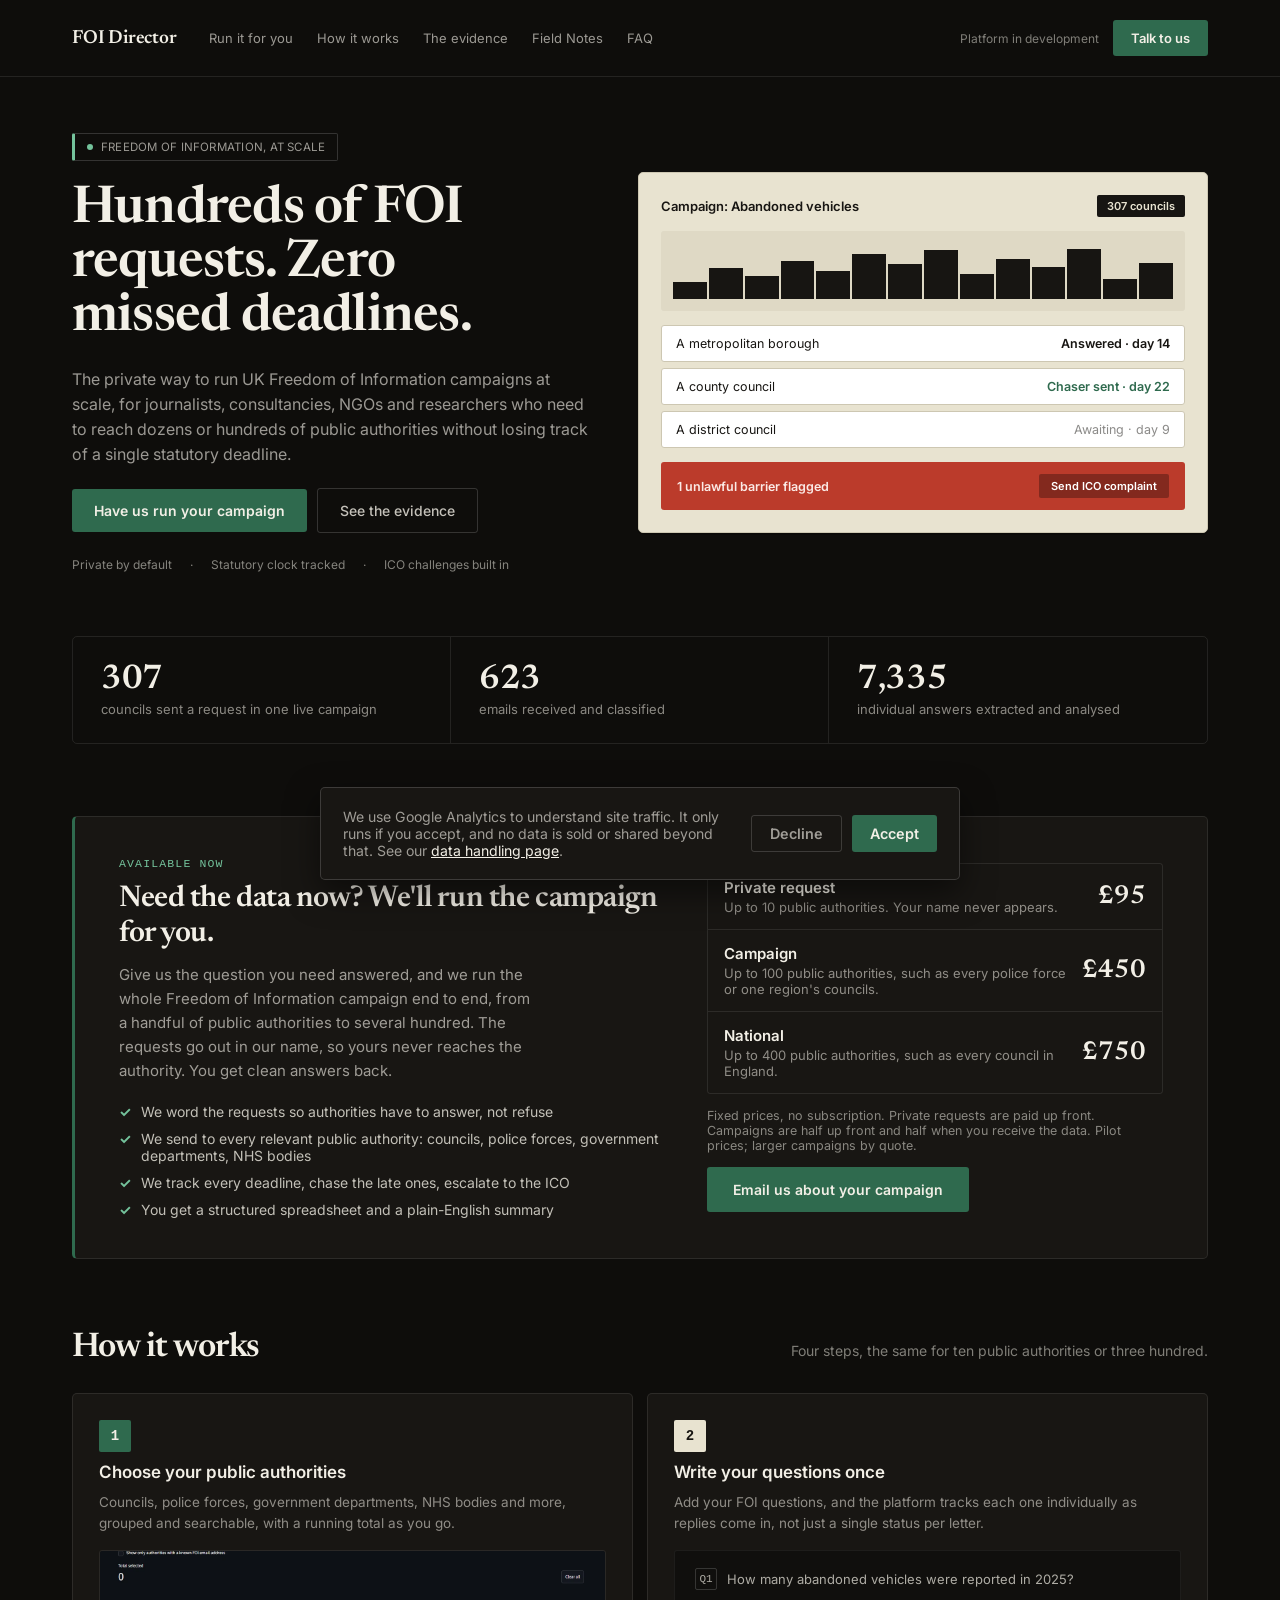
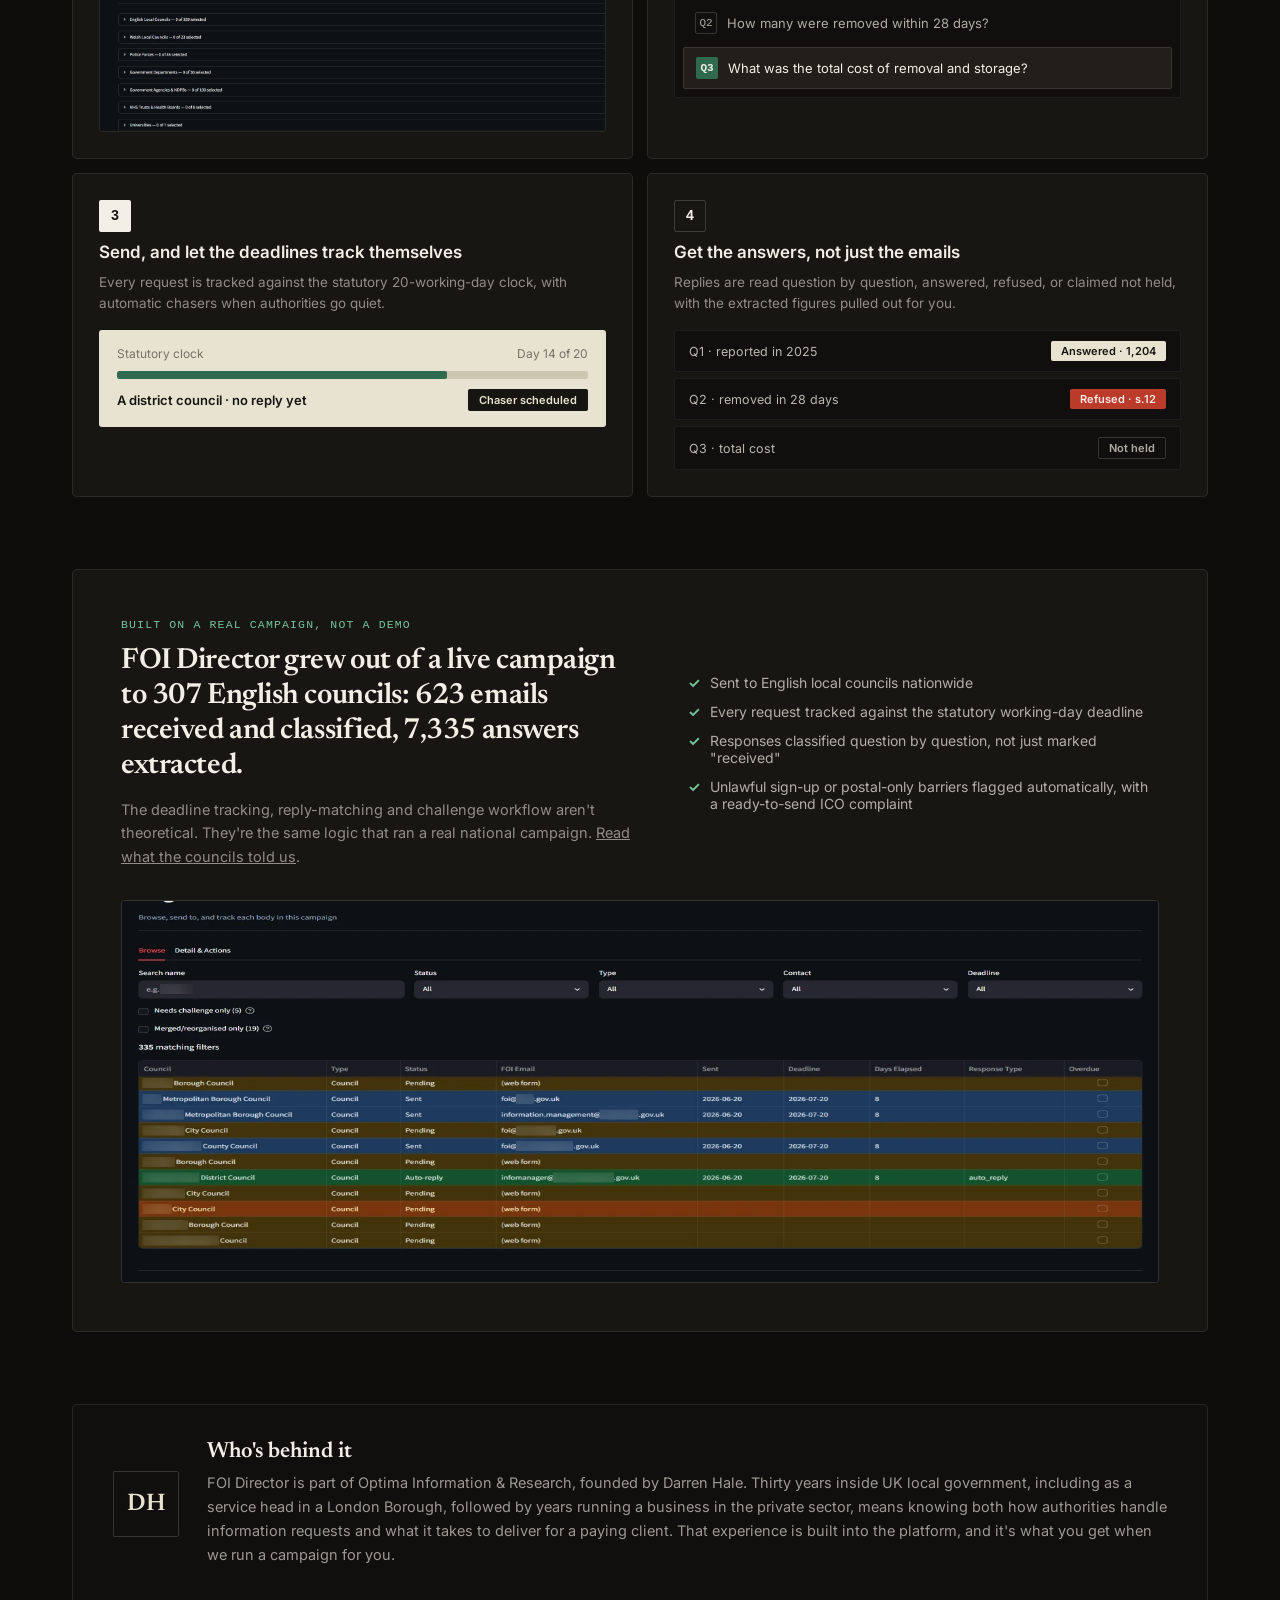
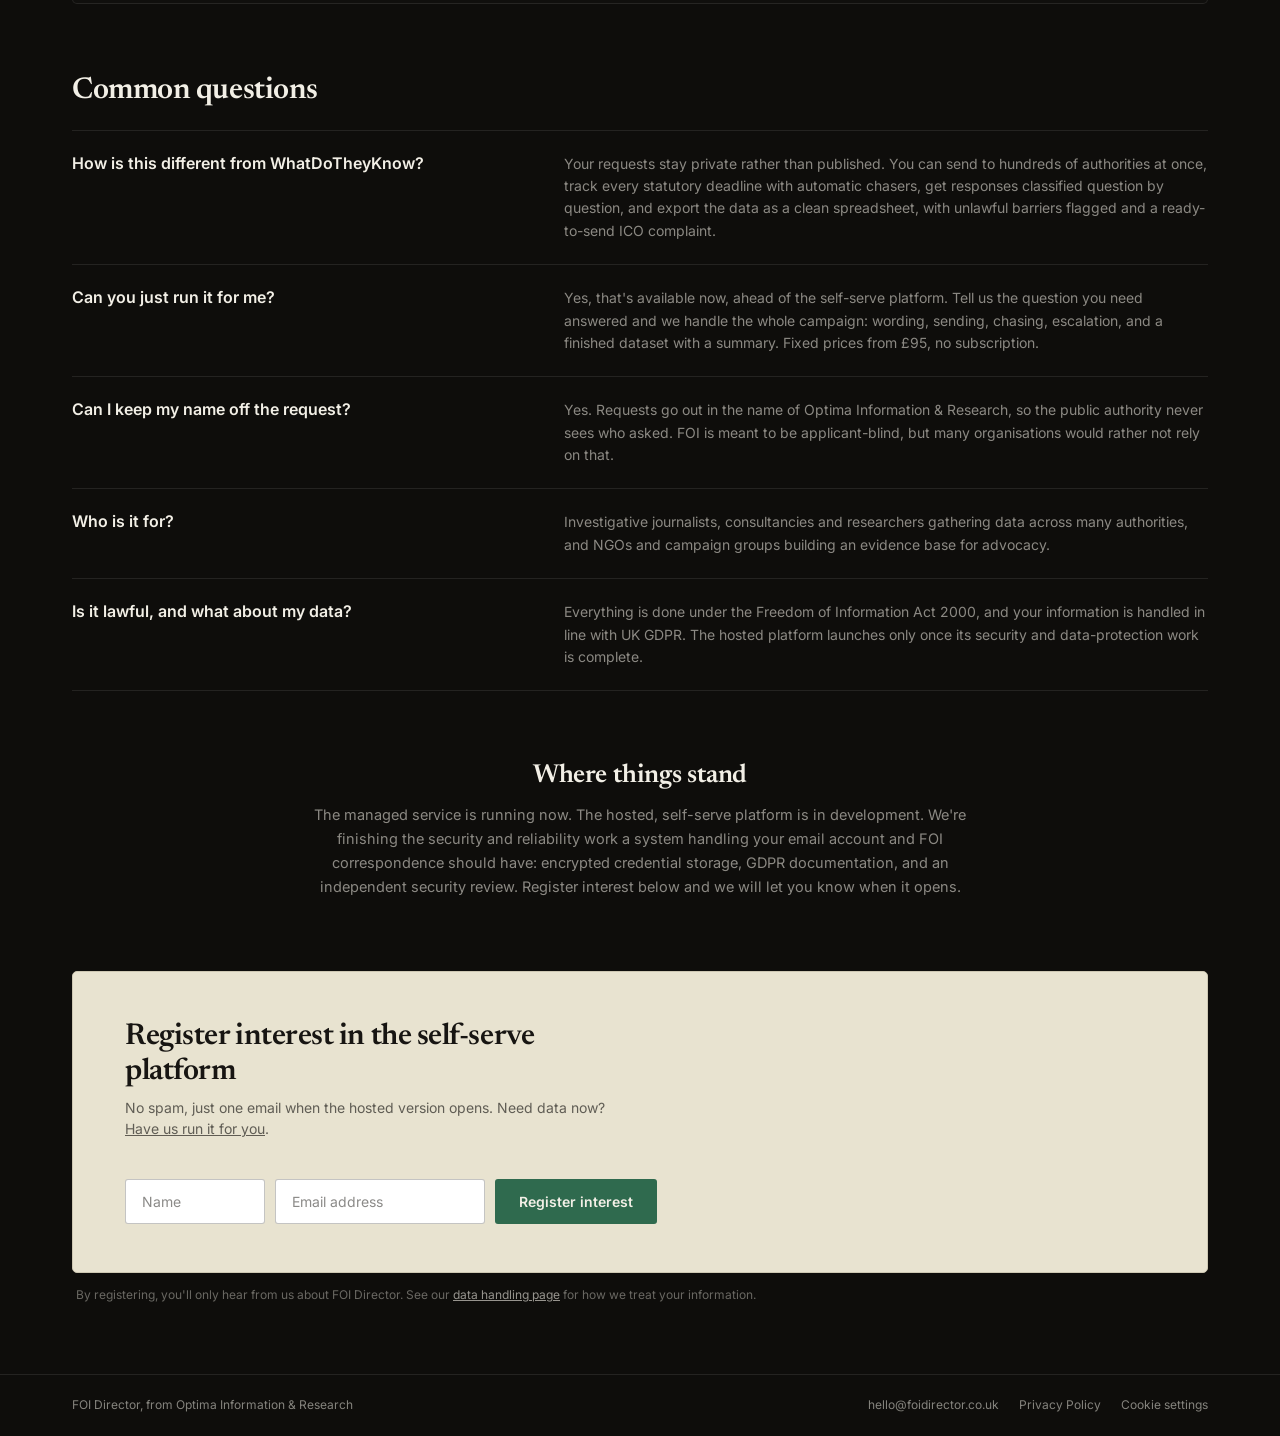
<file: index.html>
<!DOCTYPE html>
<html lang="en">
<head>
<meta charset="UTF-8">
<meta name="viewport" content="width=device-width, initial-scale=1.0">
<title>FOI Director: Run Freedom of Information campaigns at scale</title>
<meta name="description" content="FOI Director runs Freedom of Information request campaigns against UK public authorities at scale. Private, deadline-tracked, and built for journalists, consultancies and NGOs. Or have us run your campaign for you.">
<link rel="canonical" href="https://foidirector.co.uk/">
<meta property="og:type" content="website">
<meta property="og:url" content="https://foidirector.co.uk/">
<meta property="og:title" content="FOI Director: Run Freedom of Information campaigns at scale">
<meta property="og:description" content="Private, deadline-tracked FOI campaigns for journalists, consultancies and NGOs. Built on a real, live campaign, not a demo.">
<meta property="og:image" content="https://foidirector.co.uk/images/snip1.webp">
<meta name="twitter:card" content="summary_large_image">
<meta name="twitter:title" content="FOI Director: Run Freedom of Information campaigns at scale">
<meta name="twitter:description" content="Private, deadline-tracked FOI campaigns for journalists, consultancies and NGOs. Built on a real, live campaign, not a demo.">
<meta name="twitter:image" content="https://foidirector.co.uk/images/snip1.webp">
<link rel="icon" href="data:image/svg+xml,%3Csvg xmlns='http://www.w3.org/2000/svg' viewBox='0 0 64 64'%3E%3Crect width='64' height='64' rx='6' fill='%232f6a4e'/%3E%3Ctext x='32' y='43' font-family='Georgia,serif' font-size='30' fill='white' text-anchor='middle'%3EFD%3C/text%3E%3C/svg%3E">
<link rel="preconnect" href="https://fonts.googleapis.com">
<link rel="preconnect" href="https://fonts.gstatic.com" crossorigin>
<link href="https://fonts.googleapis.com/css2?family=Inter:wght@400;500;600;700&family=Newsreader:opsz,wght@6..72,400;6..72,500;6..72,600&display=swap" rel="stylesheet">
<style>
:root {
  --bg: #0e0d0b;
  --card: #181613;
  --card-inner: #100f0d;
  --line: rgba(255, 255, 255, 0.09);
  --line-strong: rgba(255, 255, 255, 0.16);
  --line-img: rgba(255, 255, 255, 0.12);
  --cream: #e8e3d0;
  --cream-dark: #dfd9c5;
  --cream-line: #cdc7b2;
  --on-cream: #171512;
  --accent: #2f6a4e;
  --accent-hover: #367a5a;
  --accent-text: #74c39c;
  --on-accent: #f2efe6;
  --alert: #bb3b2b;
  --on-alert: #fbeae6;
  --text: #f2efe6;
  --text-soft: rgba(242, 239, 230, 0.62);
  --text-dim: rgba(242, 239, 230, 0.55);
  --text-faint: rgba(242, 239, 230, 0.52);
  --font-sans: "Inter", "Helvetica Neue", Helvetica, Arial, sans-serif;
  --font-serif: "Newsreader", Georgia, "Times New Roman", serif;
  --font-mono: ui-monospace, Menlo, monospace;
  --r-lg: 5px;
  --r-md: 3px;
  --r-sm: 2px;
}
html { scroll-behavior: smooth; }
* { box-sizing: border-box; }
body { margin: 0; background: var(--bg); color: var(--text); font-family: var(--font-sans); -webkit-font-smoothing: antialiased; }
.skip-link { position: absolute; left: -9999px; top: 0; background: var(--accent); color: var(--on-accent); padding: 10px 18px; border-radius: var(--r-md); z-index: 100; font-size: 14px; font-weight: 600; text-decoration: none; }
.skip-link:focus { left: 12px; top: 12px; }
.wrap { max-width: 1200px; margin: 0 auto; padding: 0 32px; }
section { scroll-margin-top: 24px; }
header.site { border-bottom: 1px solid var(--line); }
header.site .wrap { display: flex; align-items: center; justify-content: space-between; padding-top: 20px; padding-bottom: 20px; flex-wrap: wrap; gap: 12px; }
.nav-left { display: flex; align-items: center; gap: 32px; flex-wrap: wrap; }
.wordmark { font-family: var(--font-serif); font-size: 19px; font-weight: 600; letter-spacing: -0.01em; }
nav.main { display: flex; gap: 24px; font-size: 13px; }
nav.main a { color: var(--text-soft); text-decoration: none; transition: color .15s ease; }
nav.main a:hover { color: var(--text); }
.nav-right { display: flex; align-items: center; gap: 14px; }
.beta-note { font-size: 12px; color: rgba(242, 239, 230, 0.5); }
.btn-nav { background: var(--accent); color: var(--on-accent); font-size: 13px; font-weight: 600; padding: 10px 18px; border-radius: var(--r-md); text-decoration: none; transition: background .15s ease; }
.btn-nav:hover { background: var(--accent-hover); }
.hero { display: grid; grid-template-columns: 1fr 1.1fr; gap: 48px; padding-top: 56px; padding-bottom: 64px; align-items: center; }
.hero-copy { display: flex; flex-direction: column; gap: 22px; }
.pill-badge { display: flex; align-items: center; gap: 8px; font-size: 11.5px; letter-spacing: 0.02em; text-transform: uppercase; color: var(--text-soft); border: 1px solid var(--line-strong); border-left: 3px solid var(--accent-text); border-radius: var(--r-sm); padding: 6px 12px; align-self: flex-start; }
.pill-badge .dot { width: 6px; height: 6px; border-radius: 50%; background: var(--accent-text); }
.hero h1 { margin: 0; font-family: var(--font-serif); font-size: 52px; line-height: 1.04; letter-spacing: -0.015em; font-weight: 600; text-wrap: balance; }
.hero .lede { margin: 0; font-size: 16px; line-height: 1.55; color: var(--text-soft); }
.cta-row { display: flex; gap: 10px; flex-wrap: wrap; align-items: center; }
.btn-primary { background: var(--accent); color: var(--on-accent); font-size: 14px; font-weight: 600; padding: 13px 22px; border-radius: var(--r-md); text-decoration: none; transition: background .15s ease; }
.btn-primary:hover { background: var(--accent-hover); }
.btn-outline { border: 1px solid var(--line-strong); font-size: 14px; font-weight: 500; padding: 13px 22px; border-radius: var(--r-md); color: rgba(242, 239, 230, 0.8); text-decoration: none; transition: border-color .15s ease, color .15s ease; }
.btn-outline:hover { border-color: rgba(255, 255, 255, 0.4); color: var(--text); }
.hero-link { font-size: 13.5px; color: var(--accent-text); text-decoration: none; border-bottom: 1px solid transparent; transition: border-color .15s; }
.hero-link:hover { border-color: var(--accent-text); }
.micro-row { display: flex; gap: 18px; font-size: 12px; color: var(--text-faint); margin-top: 2px; flex-wrap: wrap; }
.mock { background: var(--cream); color: var(--on-cream); border: 1px solid var(--cream-line); border-radius: var(--r-lg); padding: 22px; display: flex; flex-direction: column; gap: 14px; box-shadow: 0 2px 0 rgba(0,0,0,0.25); }
.mock-head { display: flex; justify-content: space-between; align-items: center; }
.mock-head .mock-title { font-size: 13px; font-weight: 600; }
.dark-pill { background: var(--on-cream); color: var(--cream); font-size: 11px; font-weight: 600; padding: 4px 10px; border-radius: var(--r-sm); }
.mock-chart { display: flex; align-items: flex-end; gap: 2px; height: 80px; background: var(--cream-dark); border-radius: var(--r-md); padding: 12px; }
.mock-chart div { flex: 1; background: var(--on-cream); }
.mock-rows { display: flex; flex-direction: column; gap: 6px; font-size: 12.5px; }
.mock-row { display: flex; justify-content: space-between; background: #fff; border: 1px solid var(--cream-line); border-radius: var(--r-md); padding: 10px 14px; }
.mock-row .val { font-weight: 600; }
.mock-row .val.chase { color: var(--accent); }
.mock-row .val.wait { font-weight: 400; color: rgba(23, 21, 18, 0.5); }
.mock-footer { display: flex; justify-content: space-between; align-items: center; background: var(--alert); border-radius: var(--r-md); padding: 12px 16px; }
.mock-footer .flag { font-size: 12.5px; font-weight: 600; color: var(--on-alert); }
.mock-footer .dark-pill { background: rgba(0,0,0,0.3); color: #fff; padding: 5px 12px; }
.stats-strip { display: grid; grid-template-columns: repeat(3, 1fr); border: 1px solid var(--line); border-radius: var(--r-lg); overflow: hidden; margin-bottom: 72px; }
.stat { padding: 26px 28px; border-right: 1px solid var(--line); }
.stat:last-child { border-right: none; }
.stat .num { font-family: var(--font-serif); font-size: 34px; font-weight: 600; letter-spacing: -0.01em; }
.stat .lbl { font-size: 13px; color: var(--text-dim); margin-top: 4px; }
#service { padding-bottom: 72px; }
.service-card { background: var(--card); border: 1px solid var(--line); border-left: 3px solid var(--accent); border-radius: var(--r-lg); padding: 40px 44px; display: grid; grid-template-columns: 1.2fr 1fr; gap: 40px; align-items: center; }
.service-copy .eyebrow { display: block; margin-bottom: 12px; }
.service-copy h2 { margin: 0 0 12px; font-family: var(--font-serif); font-size: 30px; font-weight: 600; letter-spacing: -0.015em; line-height: 1.15; }
.service-copy p { margin: 0 0 20px; font-size: 15px; line-height: 1.6; color: var(--text-soft); max-width: 46ch; }
.service-list { list-style: none; margin: 0; padding: 0; display: flex; flex-direction: column; gap: 10px; }
.service-list li { display: flex; gap: 10px; align-items: baseline; font-size: 14px; color: rgba(242,239,230,0.78); }
.service-list li::before { content: "\2713"; color: var(--accent-text); font-weight: 700; flex: none; }
.service-cta { display: flex; flex-direction: column; gap: 14px; align-items: flex-start; }
.service-cta .btn-primary { padding: 14px 26px; }
.service-note { font-size: 12.5px; color: var(--text-faint); }
.tiers { list-style: none; margin: 0; padding: 0; width: 100%; border: 1px solid var(--line); border-radius: var(--r-md); }
.tiers li { display: grid; grid-template-columns: 1fr auto; gap: 2px 16px; padding: 14px 16px; border-bottom: 1px solid var(--line); }
.tiers li:last-child { border-bottom: none; }
.tier-name { font-size: 15px; font-weight: 600; }
.tier-price { grid-row: span 2; align-self: center; font-family: var(--font-serif); font-size: 26px; font-weight: 600; }
.tier-scope { font-size: 13px; color: var(--text-dim); }
.proof-sub a { color: inherit; text-decoration: underline; }
#how-it-works { padding-bottom: 72px; display: flex; flex-direction: column; gap: 28px; }
.section-head { display: flex; justify-content: space-between; align-items: baseline; gap: 24px; flex-wrap: wrap; }
.section-head h2 { margin: 0; font-family: var(--font-serif); font-size: 34px; font-weight: 600; letter-spacing: -0.015em; }
.section-head .head-note { font-size: 14px; color: rgba(242, 239, 230, 0.5); }
.cards-grid { display: grid; grid-template-columns: repeat(2, 1fr); gap: 14px; }
.card { background: var(--card); border: 1px solid var(--line); border-radius: var(--r-lg); padding: 26px; display: flex; flex-direction: column; gap: 10px; }
.chip { width: 32px; height: 32px; border-radius: var(--r-sm); display: flex; align-items: center; justify-content: center; font-weight: 700; font-size: 14px; font-family: var(--font-mono); }
.chip-1 { background: var(--accent); color: var(--on-accent); }
.chip-2 { background: var(--cream); color: var(--on-cream); }
.chip-3 { background: var(--text); color: var(--on-cream); }
.chip-4 { border: 1px solid var(--line-strong); color: var(--text); }
.card h3 { margin: 0; font-size: 17px; font-weight: 600; }
.card p { margin: 0; font-size: 13.5px; line-height: 1.55; color: var(--text-dim); }
.card-img { border-radius: var(--r-md); border: 1px solid rgba(255, 255, 255, 0.08); overflow: hidden; margin-top: 6px; }
.card-img img { width: 100%; height: 180px; object-fit: cover; object-position: 0% 40%; display: block; }
.qlist { background: var(--card-inner); border: 1px solid rgba(255, 255, 255, 0.06); border-radius: var(--r-md); padding: 8px; display: flex; flex-direction: column; gap: 4px; margin-top: 6px; }
.qrow { display: flex; align-items: center; gap: 10px; padding: 9px 12px; border-radius: var(--r-sm); color: rgba(242, 239, 230, 0.7); font-size: 13px; }
.qrow .qtag { width: 22px; height: 22px; border-radius: var(--r-sm); border: 1px solid var(--line-strong); display: flex; align-items: center; justify-content: center; font-size: 11px; font-family: var(--font-mono); flex: none; }
.qrow.active { background: #221f1a; border: 1px solid rgba(255, 255, 255, 0.1); color: var(--text); }
.qrow.active .qtag { background: var(--accent); color: var(--on-accent); border: none; font-weight: 600; }
.clock-panel { background: var(--cream); color: var(--on-cream); border-radius: var(--r-md); padding: 16px 18px; display: flex; flex-direction: column; gap: 10px; margin-top: 6px; }
.clock-label { display: flex; justify-content: space-between; font-size: 12px; color: rgba(23, 21, 18, 0.55); }
.clock-track { height: 8px; background: var(--cream-line); border-radius: var(--r-sm); overflow: hidden; }
.clock-fill { width: 70%; height: 100%; background: var(--accent); border-radius: var(--r-sm); }
.clock-row { display: flex; justify-content: space-between; align-items: center; }
.clock-row .who { font-size: 13px; font-weight: 600; }
.clock-row .dark-pill { padding: 4px 11px; }
.results { display: flex; flex-direction: column; gap: 6px; font-size: 12.5px; margin-top: 6px; }
.result-row { display: flex; justify-content: space-between; align-items: center; background: var(--card-inner); border: 1px solid rgba(255, 255, 255, 0.06); border-radius: var(--r-md); padding: 10px 14px; }
.result-row .q { color: rgba(242, 239, 230, 0.75); }
.result-pill { padding: 3px 10px; border-radius: var(--r-sm); font-size: 11px; font-weight: 600; }
.result-pill.cream { background: var(--cream); color: var(--on-cream); }
.result-pill.accent { background: var(--alert); color: var(--on-alert); }
.result-pill.outline { border: 1px solid var(--line-strong); color: rgba(242, 239, 230, 0.7); }
#proof { padding-bottom: 72px; }
.proof-card { background: var(--card); border: 1px solid var(--line); border-radius: var(--r-lg); padding: 48px; display: flex; flex-direction: column; gap: 32px; }
.proof-grid { display: grid; grid-template-columns: 1.1fr 1fr; gap: 48px; align-items: center; }
.proof-copy { display: flex; flex-direction: column; gap: 14px; }
.eyebrow { font-size: 11.5px; letter-spacing: 0.1em; text-transform: uppercase; font-family: var(--font-mono); color: var(--accent-text); }
.statement { font-family: var(--font-serif); font-size: 29px; font-weight: 600; letter-spacing: -0.015em; line-height: 1.2; }
.proof-sub { font-size: 14.5px; line-height: 1.6; color: var(--text-dim); }
.checks { display: flex; flex-direction: column; gap: 12px; font-size: 14px; color: rgba(242, 239, 230, 0.7); }
.check { display: flex; gap: 10px; align-items: baseline; }
.check .tick { color: var(--accent-text); font-weight: 700; }
.proof-shot { border-radius: var(--r-md); border: 1px solid var(--line-img); overflow: hidden; }
.proof-shot img { width: 100%; display: block; }
#about { padding-bottom: 72px; }
.about-card { background: var(--card-inner); border: 1px solid var(--line); border-radius: var(--r-lg); padding: 36px 40px; display: grid; grid-template-columns: auto 1fr; gap: 28px; align-items: center; }
.about-badge { width: 66px; height: 66px; flex: none; border: 1px solid var(--line-strong); border-radius: var(--r-sm); display: flex; align-items: center; justify-content: center; font-family: var(--font-serif); font-size: 24px; font-weight: 600; color: var(--cream); }
.about-copy h2 { margin: 0 0 8px; font-family: var(--font-serif); font-size: 22px; font-weight: 600; }
.about-copy p { margin: 0; font-size: 14.5px; line-height: 1.65; color: var(--text-soft); }
#faq { padding-bottom: 72px; display: flex; flex-direction: column; gap: 24px; }
#faq > h2 { margin: 0; font-family: var(--font-serif); font-size: 30px; font-weight: 600; letter-spacing: -0.015em; }
.faq-list { display: flex; flex-direction: column; }
.faq-item { border-top: 1px solid var(--line); padding: 22px 0; display: grid; grid-template-columns: 1fr 1.4fr; gap: 32px; }
.faq-item:last-child { border-bottom: 1px solid var(--line); }
.faq-item h3 { margin: 0; font-size: 16px; font-weight: 600; }
.faq-item p { margin: 0; font-size: 14px; line-height: 1.6; color: var(--text-dim); }
#status { max-width: 760px; margin: 0 auto; padding: 0 32px 72px; display: flex; flex-direction: column; align-items: center; text-align: center; gap: 14px; }
#status h2 { margin: 0; font-family: var(--font-serif); font-size: 26px; font-weight: 600; letter-spacing: -0.015em; }
#status p { margin: 0; font-size: 14.5px; line-height: 1.65; color: var(--text-dim); }
#waitlist { padding-bottom: 72px; }
.waitlist-card { background: var(--cream); color: var(--on-cream); border: 1px solid var(--cream-line); border-radius: var(--r-lg); padding: 48px 52px; display: flex; align-items: center; justify-content: space-between; gap: 40px; flex-wrap: wrap; }
.wl-copy { display: flex; flex-direction: column; gap: 8px; max-width: 480px; }
.wl-copy h2 { margin: 0; font-family: var(--font-serif); font-size: 30px; font-weight: 600; letter-spacing: -0.015em; line-height: 1.15; }
.wl-copy p { margin: 0; font-size: 14px; line-height: 1.5; color: rgba(23, 21, 18, 0.65); }
form.waitlist { display: flex; gap: 10px; align-items: center; flex-wrap: wrap; }
form.waitlist input { background: #fff; border: 1px solid rgba(23, 21, 18, 0.25); border-radius: var(--r-md); padding: 13px 16px; font-size: 14px; color: var(--on-cream); font-family: inherit; outline: none; }
form.waitlist input::placeholder { color: rgba(23, 21, 18, 0.5); }
form.waitlist input:focus { border-color: var(--accent); box-shadow: 0 0 0 3px rgba(47, 106, 78, 0.35); }
form.waitlist button:focus-visible { outline: 2px solid var(--on-cream); outline-offset: 2px; }
form.waitlist input[name="name"] { width: 140px; }
form.waitlist input[name="email"] { width: 210px; }
form.waitlist button { background: var(--accent); color: var(--on-accent); border: none; border-radius: var(--r-md); padding: 14px 24px; font-size: 14px; font-weight: 600; font-family: inherit; cursor: pointer; transition: background .15s ease; }
form.waitlist button:hover { background: var(--accent-hover); }
.wl-note { margin: 14px 4px 0; font-size: 12px; color: rgba(242, 239, 230, 0.4); }
.wl-note a { color: rgba(242, 239, 230, 0.6); }
.wl-note a:hover { color: var(--text); }
footer.site { border-top: 1px solid var(--line); }
footer.site .wrap { display: flex; align-items: center; justify-content: space-between; padding-top: 22px; padding-bottom: 22px; font-size: 12px; color: var(--text-faint); flex-wrap: wrap; gap: 12px; }
footer.site .links { display: flex; gap: 20px; flex-wrap: wrap; }
footer.site a { color: var(--text-faint); text-decoration: none; transition: color .15s ease; }
footer.site a:hover { color: var(--text); }
.cookie-banner { position: fixed; left: 20px; right: 20px; bottom: 20px; z-index: 100; max-width: 640px; margin: 0 auto; background: var(--card); border: 1px solid var(--line-strong); border-radius: var(--r-lg); box-shadow: 0 12px 32px rgba(0, 0, 0, 0.5); padding: 20px 22px; display: flex; flex-wrap: wrap; align-items: center; gap: 16px; }
.cookie-banner p { margin: 0; font-size: 0.88rem; color: var(--text-soft); flex: 1 1 320px; }
.cookie-banner a { color: var(--text); }
.cookie-banner-actions { display: flex; gap: 10px; flex-shrink: 0; }
.btn { background: var(--accent); color: var(--on-accent); border: none; border-radius: var(--r-md); padding: 9px 18px; font-size: 0.9rem; font-weight: 600; font-family: inherit; cursor: pointer; transition: background .15s ease; }
.btn:hover { background: var(--accent-hover); }
.btn-ghost { background: transparent; color: var(--text-soft); border: 1px solid var(--line-strong); }
.btn-ghost:hover { color: var(--text); border-color: rgba(255, 255, 255, 0.4); }
@media (max-width: 480px) { .cookie-banner { left: 12px; right: 12px; bottom: 12px; padding: 16px; } }
@media (max-width: 900px) {
  .hero { grid-template-columns: 1fr; gap: 40px; padding-top: 40px; }
  .hero h1 { font-size: 40px; }
  .stats-strip { grid-template-columns: 1fr; }
  .stat { border-right: none; border-bottom: 1px solid var(--line); }
  .stat:last-child { border-bottom: none; }
  .service-card { grid-template-columns: 1fr; gap: 28px; padding: 32px 24px; }
  .cards-grid { grid-template-columns: 1fr; }
  .proof-grid { grid-template-columns: 1fr; gap: 28px; }
  .proof-card { padding: 32px 24px; }
  .about-card { grid-template-columns: 1fr; gap: 18px; padding: 28px 24px; }
  .faq-item { grid-template-columns: 1fr; gap: 8px; }
  .waitlist-card { padding: 36px 28px; flex-direction: column; align-items: stretch; }
  form.waitlist input[name="name"], form.waitlist input[name="email"] { width: 100%; flex: 1 1 100%; }
  form.waitlist button { flex: 1 1 100%; }
}
@media (max-width: 600px) {
  .hero h1 { font-size: 33px; }
  .section-head h2 { font-size: 27px; }
  .statement { font-size: 24px; }
  nav.main { gap: 16px; }
}
</style>
<script type="application/ld+json">
{
  "@context": "https://schema.org",
  "@graph": [
    {
      "@type": "Organization",
      "@id": "https://foidirector.co.uk/#org",
      "name": "FOI Director",
      "legalName": "Optima Information & Research",
      "url": "https://foidirector.co.uk/",
      "email": "hello@foidirector.co.uk",
      "description": "FOI Director runs Freedom of Information request campaigns against UK public authorities at scale, private, deadline-tracked, with automatic chasers, response classification and structured data export.",
      "areaServed": "GB",
      "founder": { "@type": "Person", "name": "Darren Hale" }
    },
    {
      "@type": "Service",
      "name": "Managed FOI campaigns",
      "provider": { "@id": "https://foidirector.co.uk/#org" },
      "areaServed": "GB",
      "serviceType": "Freedom of Information research",
      "description": "End-to-end Freedom of Information campaigns run for journalists, consultancies, law firms and NGOs: request drafting, multi-authority sending, statutory deadline tracking, automatic chasers, ICO escalation, and a clean structured dataset with analysis."
    },
    {
      "@type": "FAQPage",
      "mainEntity": [
        {
          "@type": "Question",
          "name": "What is FOI Director?",
          "acceptedAnswer": { "@type": "Answer", "text": "FOI Director runs Freedom of Information request campaigns against UK public authorities at scale, sending to dozens or hundreds of bodies at once, tracking every statutory 20-working-day deadline, chasing automatically, classifying the replies and exporting the data. It is built for journalists, consultancies, NGOs and researchers." }
        },
        {
          "@type": "Question",
          "name": "How is it different from WhatDoTheyKnow?",
          "acceptedAnswer": { "@type": "Answer", "text": "FOI Director campaigns are private rather than published, send to hundreds of authorities at once, track statutory deadlines with automatic chasers, classify responses question by question, flag unlawful barriers with a ready-to-send ICO complaint, and export structured data." }
        },
        {
          "@type": "Question",
          "name": "Can you run a campaign for me?",
          "acceptedAnswer": { "@type": "Answer", "text": "Yes. We run FOI campaigns for you as a managed service, scoping the questions, sending to the right public authorities, chasing and escalating, and delivering a clean dataset and summary. Fixed prices start at £95 for a private request to up to 10 public authorities. This is available now, ahead of the self-serve platform." }
        },
        {
          "@type": "Question",
          "name": "Can I keep my name off the request?",
          "acceptedAnswer": { "@type": "Answer", "text": "Yes. Requests go out in the name of Optima Information & Research, so the public authority never sees who asked. FOI is meant to be applicant-blind, but many organisations would rather not rely on that." }
        },
        {
          "@type": "Question",
          "name": "Who runs FOI Director?",
          "acceptedAnswer": { "@type": "Answer", "text": "FOI Director is part of Optima Information & Research, founded by Darren Hale, who spent 30 years in UK local government, including as a service head in a London Borough, and has since run a business in the private sector." }
        }
      ]
    }
  ]
}
</script>
</head>
<body>

<a href="#main" class="skip-link">Skip to main content</a>

<header class="site">
  <div class="wrap">
    <div class="nav-left">
      <span class="wordmark">FOI Director</span>
      <nav class="main">
        <a href="#service">Run it for you</a>
        <a href="#how-it-works">How it works</a>
        <a href="#proof">The evidence</a>
        <a href="blog/index.html">Field Notes</a>
        <a href="#faq">FAQ</a>
      </nav>
    </div>
    <div class="nav-right">
      <span class="beta-note">Platform in development</span>
      <a href="#service" class="btn-nav">Talk to us</a>
    </div>
  </div>
</header>

<main id="main">

<section class="hero wrap">
  <div class="hero-copy">
    <span class="pill-badge"><span class="dot"></span>Freedom of Information, at scale</span>
    <h1>Hundreds of FOI requests. Zero missed deadlines.</h1>
    <p class="lede">The private way to run UK Freedom of Information campaigns at scale, for journalists, consultancies, NGOs and researchers who need to reach dozens or hundreds of public authorities without losing track of a single statutory deadline.</p>
    <div class="cta-row">
      <a href="#service" class="btn-primary">Have us run your campaign</a>
      <a href="#proof" class="btn-outline">See the evidence</a>
    </div>
    <div class="micro-row">
      <span>Private by default</span><span>&middot;</span><span>Statutory clock tracked</span><span>&middot;</span><span>ICO challenges built in</span>
    </div>
  </div>

  <div class="mock" aria-hidden="true">
    <div class="mock-head">
      <span class="mock-title">Campaign: Abandoned vehicles</span>
      <span class="dark-pill">307 councils</span>
    </div>
    <div class="mock-chart">
      <div style="height:30%"></div><div style="height:55%"></div><div style="height:42%"></div><div style="height:68%"></div><div style="height:50%"></div><div style="height:80%"></div><div style="height:62%"></div><div style="height:88%"></div><div style="height:45%"></div><div style="height:72%"></div><div style="height:58%"></div><div style="height:90%"></div><div style="height:36%"></div><div style="height:64%"></div>
    </div>
    <div class="mock-rows">
      <div class="mock-row"><span>A metropolitan borough</span><span class="val">Answered &middot; day 14</span></div>
      <div class="mock-row"><span>A county council</span><span class="val chase">Chaser sent &middot; day 22</span></div>
      <div class="mock-row"><span>A district council</span><span class="val wait">Awaiting &middot; day 9</span></div>
    </div>
    <div class="mock-footer">
      <span class="flag">1 unlawful barrier flagged</span>
      <span class="dark-pill">Send ICO complaint</span>
    </div>
  </div>
</section>

<section class="wrap">
  <div class="stats-strip">
    <div class="stat"><div class="num">307</div><div class="lbl">councils sent a request in one live campaign</div></div>
    <div class="stat"><div class="num">623</div><div class="lbl">emails received and classified</div></div>
    <div class="stat"><div class="num">7,335</div><div class="lbl">individual answers extracted and analysed</div></div>
  </div>
</section>

<section id="service" class="wrap">
  <div class="service-card">
    <div class="service-copy">
      <span class="eyebrow">Available now</span>
      <h2>Need the data now? We'll run the campaign for you.</h2>
      <p>Give us the question you need answered, and we run the whole Freedom of Information campaign end to end, from a handful of public authorities to several hundred. The requests go out in our name, so yours never reaches the authority. You get clean answers back.</p>
      <ul class="service-list">
        <li>We word the requests so authorities have to answer, not refuse</li>
        <li>We send to every relevant public authority: councils, police forces, government departments, NHS bodies</li>
        <li>We track every deadline, chase the late ones, escalate to the ICO</li>
        <li>You get a structured spreadsheet and a plain-English summary</li>
      </ul>
    </div>
    <div class="service-cta">
        <ul class="tiers">
          <li><span class="tier-name">Private request</span><span class="tier-price">&pound;95</span><span class="tier-scope">Up to 10 public authorities. Your name never appears.</span></li>
          <li><span class="tier-name">Campaign</span><span class="tier-price">&pound;450</span><span class="tier-scope">Up to 100 public authorities, such as every police force or one region's councils.</span></li>
          <li><span class="tier-name">National</span><span class="tier-price">&pound;750</span><span class="tier-scope">Up to 400 public authorities, such as every council in England.</span></li>
        </ul>
        <span class="service-note">Fixed prices, no subscription. Private requests are paid up front. Campaigns are half up front and half when you receive the data. Pilot prices; larger campaigns by quote.</span>
        <a href="mailto:hello@foidirector.co.uk?subject=FOI%20campaign%20enquiry" class="btn-primary">Email us about your campaign</a>
      </div>
    </div>
  </section>

<section id="how-it-works" class="wrap">
  <div class="section-head">
    <h2>How it works</h2>
    <span class="head-note">Four steps, the same for ten public authorities or three hundred.</span>
  </div>
  <div class="cards-grid">
    <div class="card">
      <div class="chip chip-1">1</div>
      <h3>Choose your public authorities</h3>
      <p>Councils, police forces, government departments, NHS bodies and more, grouped and searchable, with a running total as you go.</p>
      <div class="card-img">
        <img src="images/snip2.webp" width="726" height="386" loading="lazy"
             alt="Authority picker showing public bodies grouped by type with a running total">
      </div>
    </div>
    <div class="card">
      <div class="chip chip-2">2</div>
      <h3>Write your questions once</h3>
      <p>Add your FOI questions, and the platform tracks each one individually as replies come in, not just a single status per letter.</p>
      <div class="qlist" aria-hidden="true">
        <div class="qrow"><span class="qtag">Q1</span>How many abandoned vehicles were reported in 2025?</div>
        <div class="qrow"><span class="qtag">Q2</span>How many were removed within 28 days?</div>
        <div class="qrow active"><span class="qtag">Q3</span>What was the total cost of removal and storage?</div>
      </div>
    </div>
    <div class="card">
      <div class="chip chip-3">3</div>
      <h3>Send, and let the deadlines track themselves</h3>
      <p>Every request is tracked against the statutory 20-working-day clock, with automatic chasers when authorities go quiet.</p>
      <div class="clock-panel" aria-hidden="true">
        <div class="clock-label"><span>Statutory clock</span><span>Day 14 of 20</span></div>
        <div class="clock-track"><div class="clock-fill"></div></div>
        <div class="clock-row">
          <span class="who">A district council &middot; no reply yet</span>
          <span class="dark-pill">Chaser scheduled</span>
        </div>
      </div>
    </div>
    <div class="card">
      <div class="chip chip-4">4</div>
      <h3>Get the answers, not just the emails</h3>
      <p>Replies are read question by question, answered, refused, or claimed not held, with the extracted figures pulled out for you.</p>
      <div class="results" aria-hidden="true">
        <div class="result-row"><span class="q">Q1 &middot; reported in 2025</span><span class="result-pill cream">Answered &middot; 1,204</span></div>
        <div class="result-row"><span class="q">Q2 &middot; removed in 28 days</span><span class="result-pill accent">Refused &middot; s.12</span></div>
        <div class="result-row"><span class="q">Q3 &middot; total cost</span><span class="result-pill outline">Not held</span></div>
      </div>
    </div>
  </div>
</section>

<section id="proof" class="wrap">
  <div class="proof-card">
    <div class="proof-grid">
      <div class="proof-copy">
        <span class="eyebrow">Built on a real campaign, not a demo</span>
        <span class="statement">FOI Director grew out of a live campaign to 307 English councils: 623 emails received and classified, 7,335 answers extracted.</span>
        <span class="proof-sub">The deadline tracking, reply-matching and challenge workflow aren't theoretical. They're the same logic that ran a real national campaign. <a href="https://optimaconsulting.co.uk/abandoned-vehicles-findings.html">Read what the councils told us</a>.</span>
      </div>
      <div class="checks">
        <div class="check"><span class="tick">&#10003;</span>Sent to English local councils nationwide</div>
        <div class="check"><span class="tick">&#10003;</span>Every request tracked against the statutory working-day deadline</div>
        <div class="check"><span class="tick">&#10003;</span>Responses classified question by question, not just marked "received"</div>
        <div class="check"><span class="tick">&#10003;</span>Unlawful sign-up or postal-only barriers flagged automatically, with a ready-to-send ICO complaint</div>
      </div>
    </div>
    <div class="proof-shot">
      <img src="images/snip1.webp" width="763" height="381" loading="lazy"
           alt="Live authority tracker from the abandoned-vehicles FOI campaign, showing each public body's status, FOI contact, send date, deadline, and days elapsed">
    </div>
  </div>
</section>

<section id="about" class="wrap">
  <div class="about-card">
    <div class="about-badge">DH</div>
    <div class="about-copy">
      <h2>Who's behind it</h2>
      <p>FOI Director is part of Optima Information &amp; Research, founded by Darren Hale. Thirty years inside UK local government, including as a service head in a London Borough, followed by years running a business in the private sector, means knowing both how authorities handle information requests and what it takes to deliver for a paying client. That experience is built into the platform, and it's what you get when we run a campaign for you.</p>
    </div>
  </div>
</section>

<section id="faq" class="wrap">
  <h2>Common questions</h2>
  <div class="faq-list">
    <div class="faq-item">
      <h3>How is this different from WhatDoTheyKnow?</h3>
      <p>Your requests stay private rather than published. You can send to hundreds of authorities at once, track every statutory deadline with automatic chasers, get responses classified question by question, and export the data as a clean spreadsheet, with unlawful barriers flagged and a ready-to-send ICO complaint.</p>
    </div>
    <div class="faq-item">
      <h3>Can you just run it for me?</h3>
      <p>Yes, that's available now, ahead of the self-serve platform. Tell us the question you need answered and we handle the whole campaign: wording, sending, chasing, escalation, and a finished dataset with a summary. Fixed prices from &pound;95, no subscription.</p>
    </div>
    <div class="faq-item">
      <h3>Can I keep my name off the request?</h3>
      <p>Yes. Requests go out in the name of Optima Information &amp; Research, so the public authority never sees who asked. FOI is meant to be applicant-blind, but many organisations would rather not rely on that.</p>
    </div>
    <div class="faq-item">
      <h3>Who is it for?</h3>
      <p>Investigative journalists, consultancies and researchers gathering data across many authorities, and NGOs and campaign groups building an evidence base for advocacy.</p>
    </div>
    <div class="faq-item">
      <h3>Is it lawful, and what about my data?</h3>
      <p>Everything is done under the Freedom of Information Act 2000, and your information is handled in line with UK GDPR. The hosted platform launches only once its security and data-protection work is complete.</p>
    </div>
  </div>
</section>

<section id="status">
  <h2>Where things stand</h2>
  <p>The managed service is running now. The hosted, self-serve platform is in development. We're finishing the security and reliability work a system handling your email account and FOI correspondence should have: encrypted credential storage, GDPR documentation, and an independent security review. Register interest below and we will let you know when it opens.</p>
</section>

<section id="waitlist" class="wrap">
  <div class="waitlist-card">
    <div class="wl-copy">
      <h2>Register interest in the self-serve platform</h2>
      <p>No spam, just one email when the hosted version opens. Need data now? <a href="#service" style="color:inherit;text-decoration:underline;">Have us run it for you</a>.</p>
    </div>
    <!-- Waitlist posts to Formspree (form xjgnwrvn), stores and emails every signup. -->
    <form class="waitlist" action="https://formspree.io/f/xjgnwrvn" method="POST">
      <input type="hidden" name="_subject" value="FOI Director platform interest">
      <input type="text" name="_gotcha" style="display:none" tabindex="-1" autocomplete="off" aria-hidden="true">
      <input type="text" name="name" placeholder="Name" aria-label="Name" required>
      <input type="email" name="email" placeholder="Email address" aria-label="Email address" required>
      <button type="submit">Register interest</button>
    </form>
  </div>
  <p class="wl-note">By registering, you'll only hear from us about FOI Director. See our <a href="data-handling.html">data handling page</a> for how we treat your information.</p>
</section>

</main>

<footer class="site">
  <div class="wrap">
    <span>FOI Director, from Optima Information &amp; Research</span>
    <div class="links">
      <a href="mailto:hello@foidirector.co.uk">hello@foidirector.co.uk</a>
      <a href="data-handling.html">Privacy Policy</a>
      <a href="#" id="cookie-settings">Cookie settings</a>
    </div>
  </div>
</footer>

<script src="js/consent.js" defer></script>
<script>
(function () {
  var form = document.querySelector('form.waitlist');
  if (!form) return;
  var loadedAt = Date.now();
  form.addEventListener('submit', function (e) {
    e.preventDefault();
    // Reject bot-speed submissions: a real person takes more than a couple of seconds.
    if (Date.now() - loadedAt < 2500) { showErr(); return; }
    var btn = form.querySelector('button');
    if (btn) { btn.disabled = true; btn.textContent = 'Sending…'; }
    fetch(form.action, {
      method: 'POST',
      body: new FormData(form),
      headers: { 'Accept': 'application/json' }
    }).then(function (res) {
      if (res.ok) {
        form.outerHTML = '<div style="font-family:inherit;color:#171512;font-size:15px;font-weight:500;line-height:1.5">Thank you. We’ll email you when the platform opens.</div>';
      } else {
        if (btn) { btn.disabled = false; btn.textContent = 'Register interest'; }
        showErr();
      }
    }).catch(function () {
      if (btn) { btn.disabled = false; btn.textContent = 'Register interest'; }
      showErr();
    });
    function showErr() {
      if (form.querySelector('.wl-err')) return;
      var m = document.createElement('div');
      m.className = 'wl-err';
      m.style.cssText = 'margin-top:10px;color:#bb3b2b;font-size:13px;font-family:inherit';
      m.textContent = 'Sorry, something went wrong. Please email hello@foidirector.co.uk';
      form.appendChild(m);
    }
  });
})();
</script>
</body>
</html>
</file>
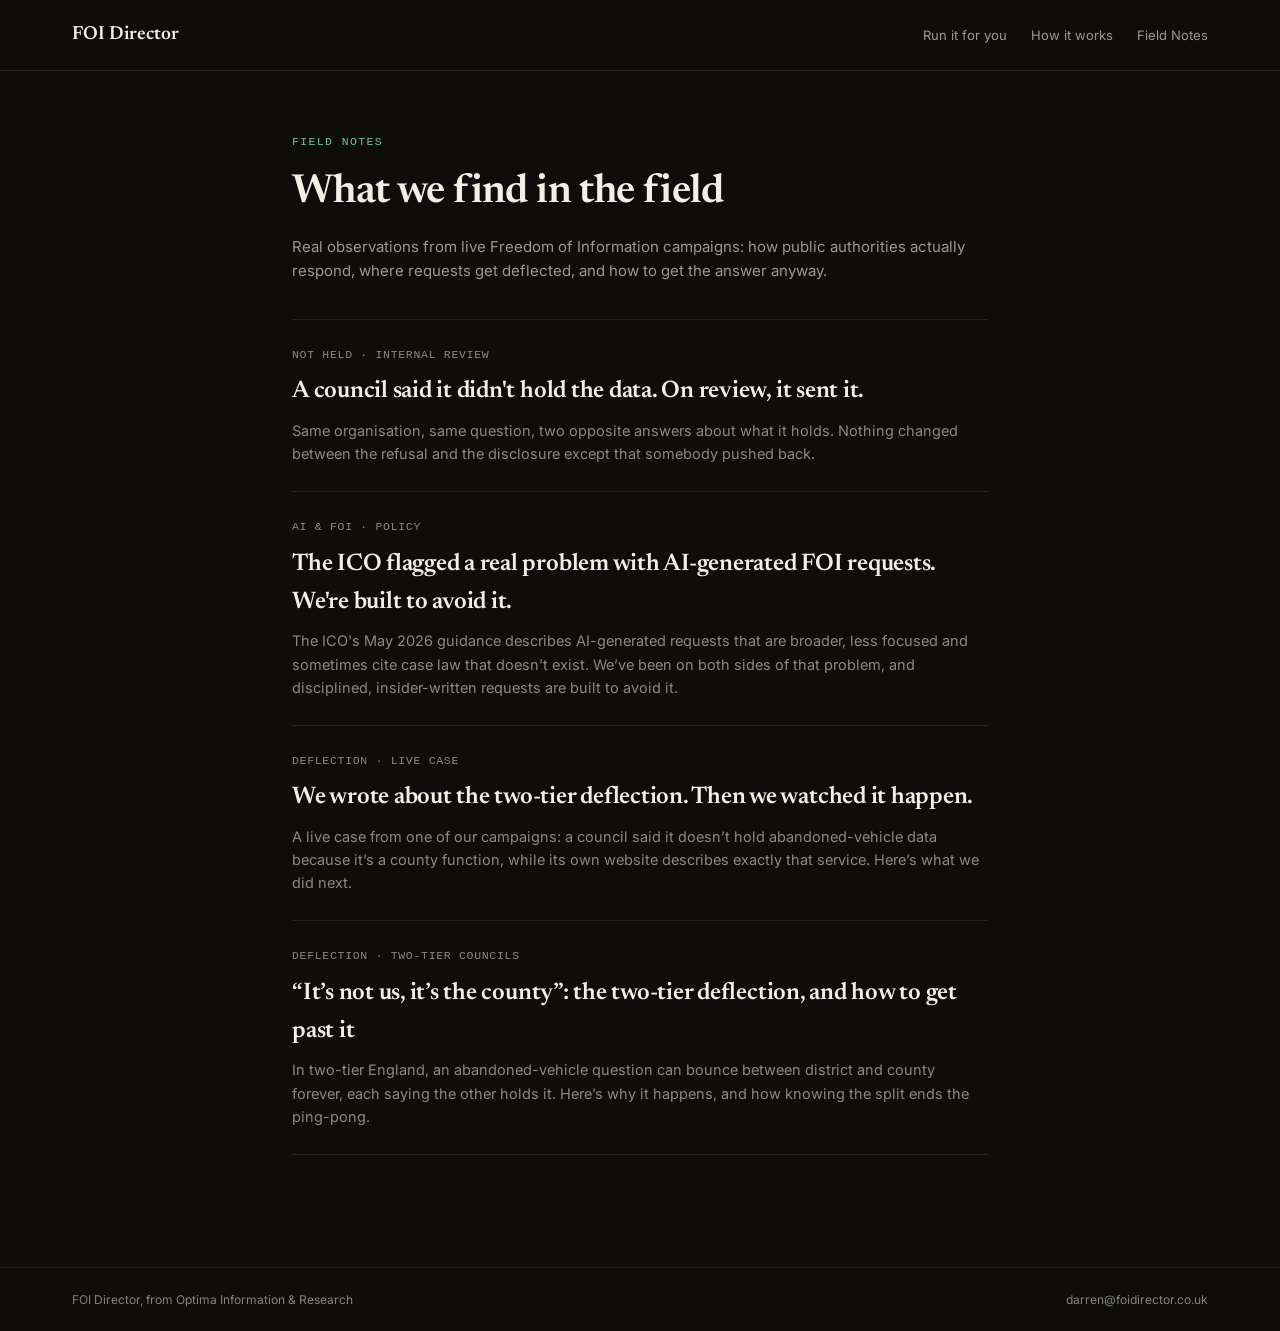
<file: blog/index.html>
<!DOCTYPE html>
<html lang="en">
<head>
<meta charset="UTF-8">
<meta name="viewport" content="width=device-width, initial-scale=1.0">
<title>Field Notes: FOI Director</title>
<meta name="description" content="Field Notes from real Freedom of Information campaigns: how public authorities respond, where requests get deflected, and how to get a straight answer. From FOI Director / Optima Information & Research.">
<link rel="canonical" href="https://foidirector.co.uk/blog/">
<link rel="preconnect" href="https://fonts.googleapis.com">
<link rel="preconnect" href="https://fonts.gstatic.com" crossorigin>
<link href="https://fonts.googleapis.com/css2?family=Inter:wght@400;500;600;700&family=Newsreader:opsz,wght@6..72,400;6..72,500;6..72,600&display=swap" rel="stylesheet">
<link rel="stylesheet" href="../css/blog.css">
</head>
<body>

<a href="#main" class="skip-link">Skip to main content</a>

<header class="site">
  <div class="bar">
    <a class="wordmark" href="../index.html" style="color:inherit;text-decoration:none">FOI Director</a>
    <nav>
      <a href="../index.html#service">Run it for you</a>
      <a href="../index.html#how-it-works">How it works</a>
      <a href="index.html">Field Notes</a>
    </nav>
  </div>
</header>

<main class="wrap" id="main">
  <div class="blog-head">
    <span class="kicker">Field Notes</span>
    <h1>What we find in the field</h1>
    <p>Real observations from live Freedom of Information campaigns: how public authorities actually respond, where requests get deflected, and how to get the answer anyway.</p>
  </div>

  <div class="post-list">

    <a class="post-card" href="not-held-then-held.html">
      <div class="meta">Not held &middot; Internal review</div>
      <h2>A council said it didn't hold the data. On review, it sent it.</h2>
      <p>Same organisation, same question, two opposite answers about what it holds. Nothing changed between the refusal and the disclosure except that somebody pushed back.</p>
    </a>

    <a class="post-card" href="ico-ai-foi-guidance.html">
      <div class="meta">AI &amp; FOI &middot; Policy</div>
      <h2>The ICO flagged a real problem with AI-generated FOI requests. We're built to avoid it.</h2>
      <p>The ICO's May 2026 guidance describes AI-generated requests that are broader, less focused and sometimes cite case law that doesn&rsquo;t exist. We&rsquo;ve been on both sides of that problem, and disciplined, insider-written requests are built to avoid it.</p>
    </a>

    <a class="post-card" href="two-tier-deflection-in-the-act.html">
      <div class="meta">Deflection &middot; Live case</div>
      <h2>We wrote about the two-tier deflection. Then we watched it happen.</h2>
      <p>A live case from one of our campaigns: a council said it doesn&rsquo;t hold abandoned-vehicle data because it&rsquo;s a county function, while its own website describes exactly that service. Here&rsquo;s what we did next.</p>
    </a>

    <a class="post-card" href="two-tier-deflection.html">
      <div class="meta">Deflection &middot; Two-tier councils</div>
      <h2>&ldquo;It&rsquo;s not us, it&rsquo;s the county&rdquo;: the two-tier deflection, and how to get past it</h2>
      <p>In two-tier England, an abandoned-vehicle question can bounce between district and county forever, each saying the other holds it. Here&rsquo;s why it happens, and how knowing the split ends the ping-pong.</p>
    </a>

  </div>
</main>

<footer class="site">
  <div class="bar">
    <span>FOI Director, from Optima Information &amp; Research</span>
    <a href="mailto:darren@foidirector.co.uk">darren@foidirector.co.uk</a>
  </div>
</footer>

</body>
</html>
</file>
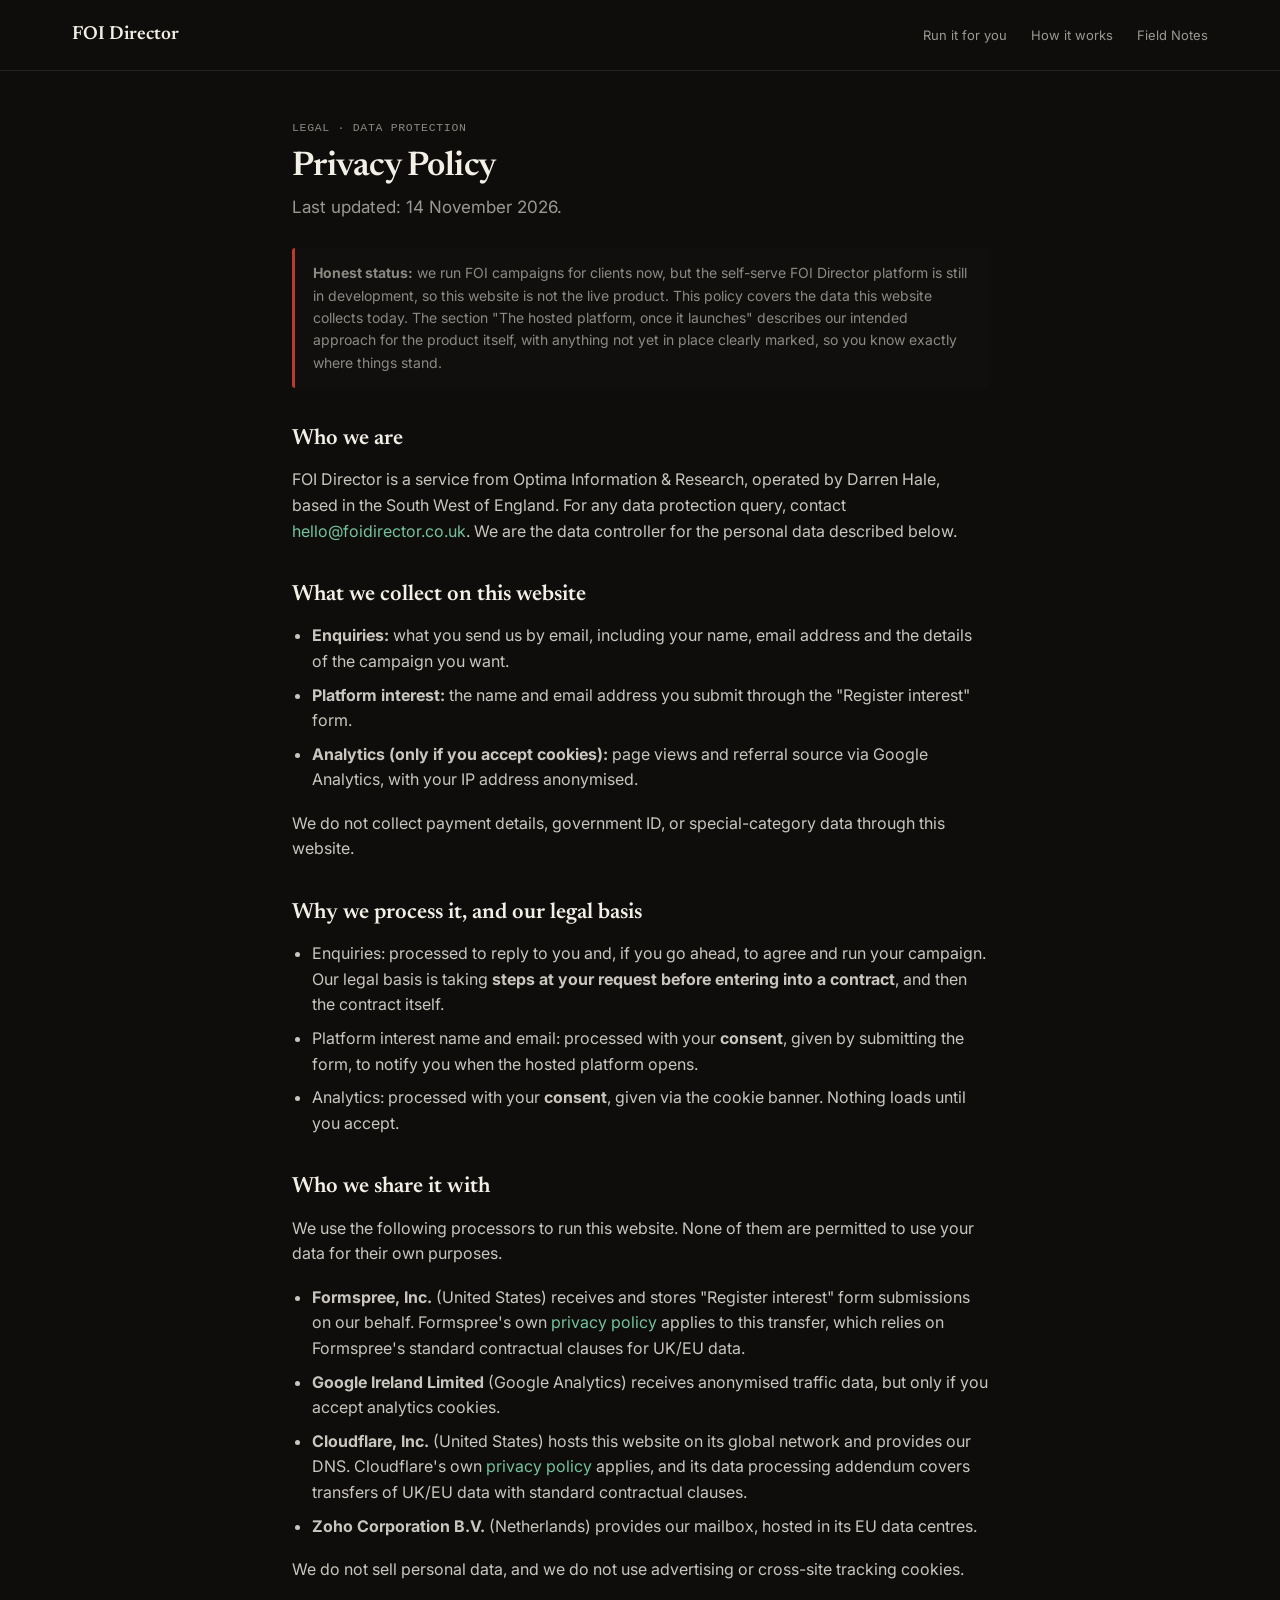
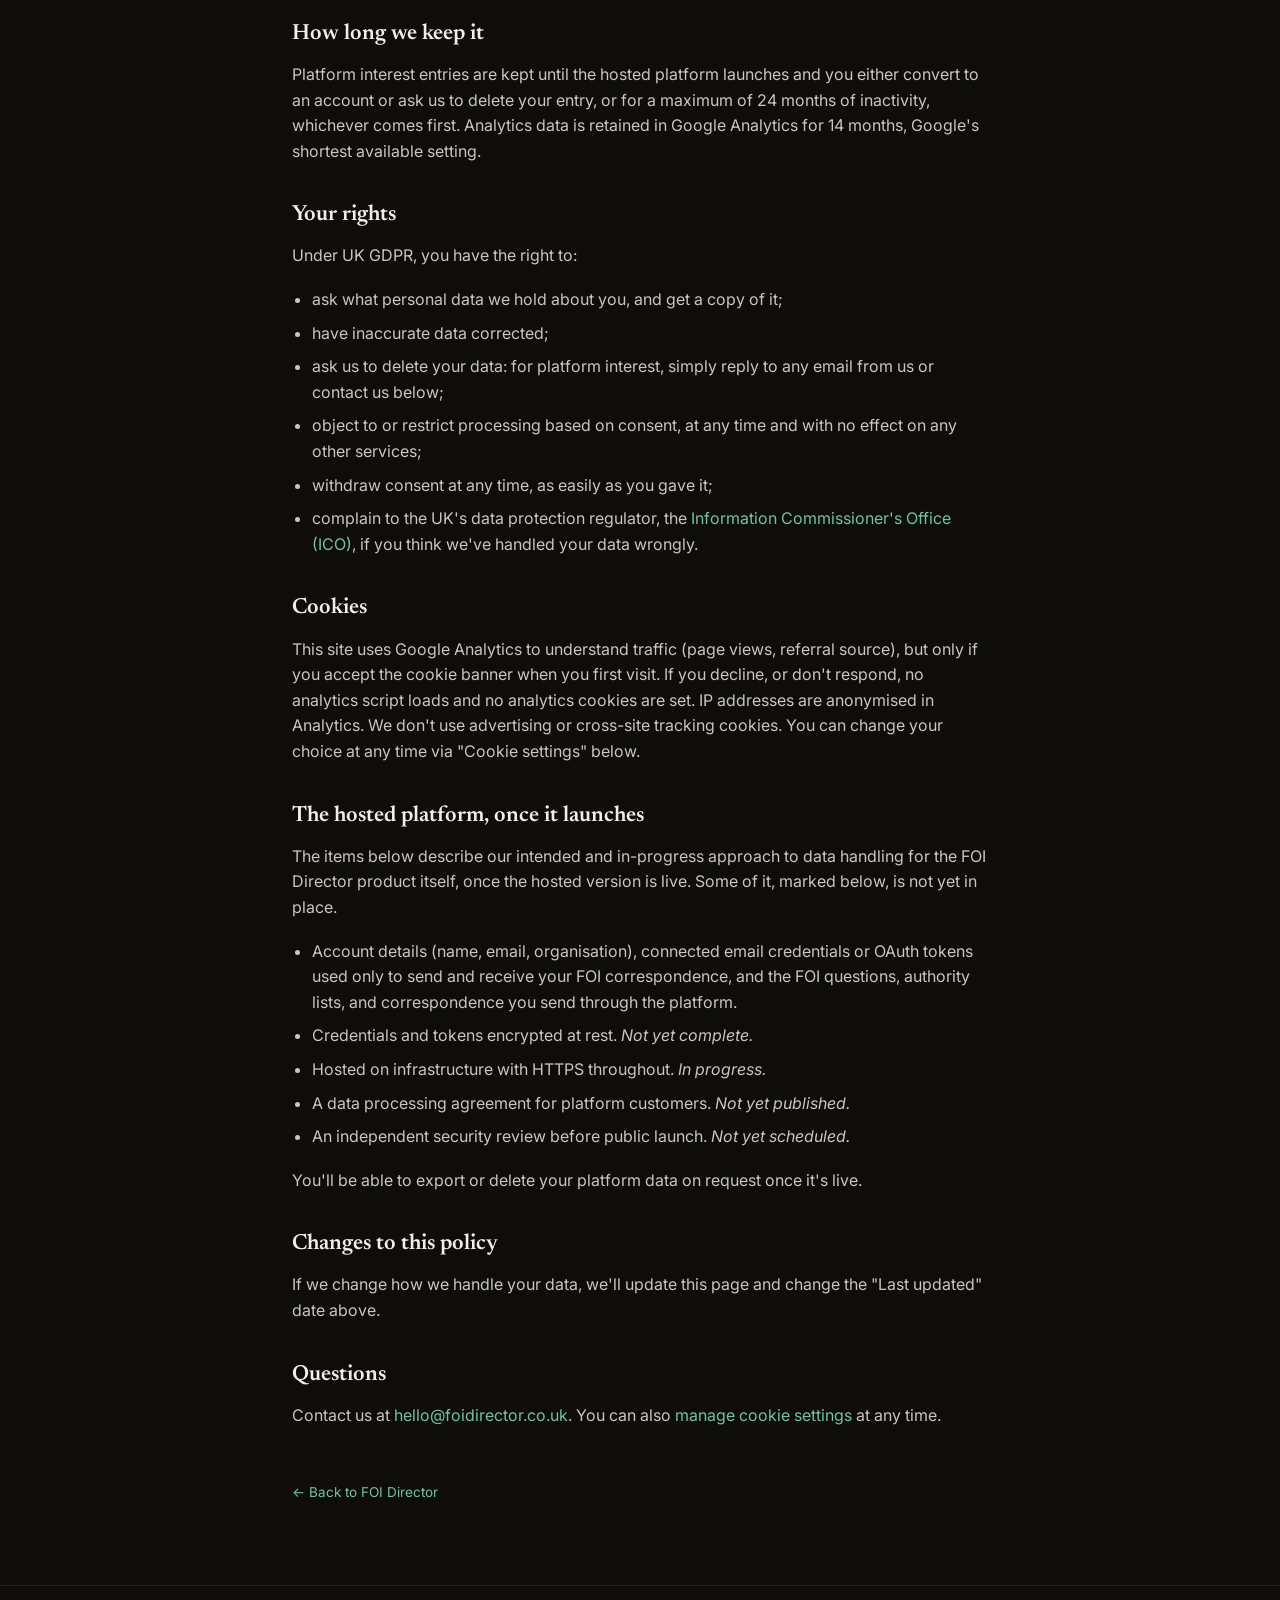
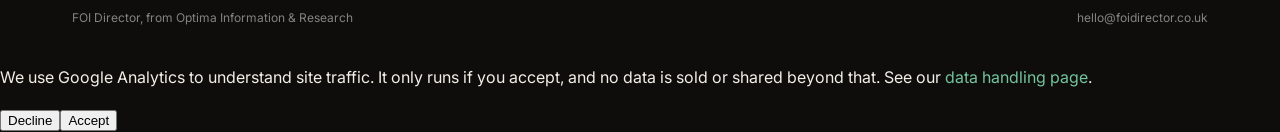
<file: data-handling.html>
<!DOCTYPE html>
<html lang="en">
<head>
<meta charset="UTF-8">
<meta name="viewport" content="width=device-width, initial-scale=1.0">
<title>Privacy Policy | FOI Director</title>
<meta name="description" content="FOI Director privacy policy: what personal data we collect on this website, why, who we share it with, and your rights under UK GDPR.">
<link rel="canonical" href="https://foidirector.co.uk/data-handling">
<link rel="icon" href="data:image/svg+xml,%3Csvg xmlns='http://www.w3.org/2000/svg' viewBox='0 0 64 64'%3E%3Crect width='64' height='64' rx='6' fill='%232f6a4e'/%3E%3Ctext x='32' y='43' font-family='Georgia,serif' font-size='30' fill='white' text-anchor='middle'%3EFD%3C/text%3E%3C/svg%3E">
<link rel="preconnect" href="https://fonts.googleapis.com">
<link rel="preconnect" href="https://fonts.gstatic.com" crossorigin>
<link href="https://fonts.googleapis.com/css2?family=Inter:wght@400;500;600;700&family=Newsreader:opsz,wght@6..72,400;6..72,500;6..72,600&display=swap" rel="stylesheet">
<link rel="stylesheet" href="css/blog.css">
</head>
<body>

<a href="#main" class="skip-link">Skip to main content</a>

<header class="site">
  <div class="bar">
    <a class="wordmark" href="index.html" style="color:inherit;text-decoration:none">FOI Director</a>
    <nav>
      <a href="index.html#service">Run it for you</a>
      <a href="index.html#how-it-works">How it works</a>
      <a href="blog/index.html">Field Notes</a>
    </nav>
  </div>
</header>

<main class="wrap" id="main">
  <article class="post">
    <div class="meta">Legal &middot; Data protection</div>
    <h1>Privacy Policy</h1>
    <p class="standfirst">Last updated: 14 November 2026.</p>

    <div class="note">
      <strong>Honest status:</strong> we run FOI campaigns for clients now, but the self-serve FOI Director platform is still in development,
      so this website is not the live product. This policy covers the data this website collects today. The section
      "The hosted platform, once it launches" describes our intended approach for the product itself,
      with anything not yet in place clearly marked, so you know exactly where things stand.
    </div>

    <h2>Who we are</h2>
    <p>
      FOI Director is a service from Optima Information &amp; Research, operated by Darren Hale, based
      in the South West of England. For any data protection query, contact
      <a href="mailto:hello@foidirector.co.uk">hello@foidirector.co.uk</a>. We are the data controller
      for the personal data described below.
    </p>

    <h2>What we collect on this website</h2>
    <ul>
      <li><strong>Enquiries:</strong> what you send us by email, including your name, email address and the details of the campaign you want.</li>
      <li><strong>Platform interest:</strong> the name and email address you submit through the "Register interest" form.</li>
      <li><strong>Analytics (only if you accept cookies):</strong> page views and referral source via Google Analytics, with your IP address anonymised.</li>
    </ul>
    <p>We do not collect payment details, government ID, or special-category data through this website.</p>

    <h2>Why we process it, and our legal basis</h2>
    <ul>
      <li>Enquiries: processed to reply to you and, if you go ahead, to agree and run your campaign. Our legal basis is taking <strong>steps at your request before entering into a contract</strong>, and then the contract itself.</li>
      <li>Platform interest name and email: processed with your <strong>consent</strong>, given by submitting the form, to notify you when the hosted platform opens.</li>
      <li>Analytics: processed with your <strong>consent</strong>, given via the cookie banner. Nothing loads until you accept.</li>
    </ul>

    <h2>Who we share it with</h2>
    <p>We use the following processors to run this website. None of them are permitted to use your data for their own purposes.</p>
    <ul>
      <li><strong>Formspree, Inc.</strong> (United States) receives and stores "Register interest" form submissions on our behalf. Formspree's own <a href="https://formspree.io/legal/privacy-policy" target="_blank" rel="noopener noreferrer">privacy policy</a> applies to this transfer, which relies on Formspree's standard contractual clauses for UK/EU data.</li>
      <li><strong>Google Ireland Limited</strong> (Google Analytics) receives anonymised traffic data, but only if you accept analytics cookies.</li>
      <li><strong>Cloudflare, Inc.</strong> (United States) hosts this website on its global network and provides our DNS. Cloudflare's own <a href="https://www.cloudflare.com/privacypolicy/" target="_blank" rel="noopener noreferrer">privacy policy</a> applies, and its data processing addendum covers transfers of UK/EU data with standard contractual clauses.</li>
      <li><strong>Zoho Corporation B.V.</strong> (Netherlands) provides our mailbox, hosted in its EU data centres.</li>
    </ul>
    <p>We do not sell personal data, and we do not use advertising or cross-site tracking cookies.</p>

    <h2>How long we keep it</h2>
    <p>
      Platform interest entries are kept until the hosted platform launches and you either convert to an account
      or ask us to delete your entry, or for a maximum of 24 months of inactivity, whichever comes first.
      Analytics data is retained in Google Analytics for 14 months, Google's shortest available setting.
    </p>

    <h2>Your rights</h2>
    <p>Under UK GDPR, you have the right to:</p>
    <ul>
      <li>ask what personal data we hold about you, and get a copy of it;</li>
      <li>have inaccurate data corrected;</li>
      <li>ask us to delete your data: for platform interest, simply reply to any email from us or contact us below;</li>
      <li>object to or restrict processing based on consent, at any time and with no effect on any other services;</li>
      <li>withdraw consent at any time, as easily as you gave it;</li>
      <li>complain to the UK's data protection regulator, the <a href="https://ico.org.uk/make-a-complaint/" target="_blank" rel="noopener noreferrer">Information Commissioner's Office (ICO)</a>, if you think we've handled your data wrongly.</li>
    </ul>

    <h2>Cookies</h2>
    <p>
      This site uses Google Analytics to understand traffic (page views, referral source),
      but only if you accept the cookie banner when you first visit. If you decline, or don't
      respond, no analytics script loads and no analytics cookies are set. IP addresses are
      anonymised in Analytics. We don't use advertising or cross-site tracking cookies.
      You can change your choice at any time via "Cookie settings" below.
    </p>

    <h2>The hosted platform, once it launches</h2>
    <p>
      The items below describe our intended and in-progress approach to data handling for the FOI
      Director product itself, once the hosted version is live. Some of it, marked below, is not yet
      in place.
    </p>
    <ul>
      <li>Account details (name, email, organisation), connected email credentials or OAuth tokens used only to send and receive your FOI correspondence, and the FOI questions, authority lists, and correspondence you send through the platform.</li>
      <li>Credentials and tokens encrypted at rest. <em>Not yet complete.</em></li>
      <li>Hosted on infrastructure with HTTPS throughout. <em>In progress.</em></li>
      <li>A data processing agreement for platform customers. <em>Not yet published.</em></li>
      <li>An independent security review before public launch. <em>Not yet scheduled.</em></li>
    </ul>
    <p>You'll be able to export or delete your platform data on request once it's live.</p>

    <h2>Changes to this policy</h2>
    <p>If we change how we handle your data, we'll update this page and change the "Last updated" date above.</p>

    <h2>Questions</h2>
    <p>Contact us at <a href="mailto:hello@foidirector.co.uk">hello@foidirector.co.uk</a>. You can also <a href="#" id="cookie-settings">manage cookie settings</a> at any time.</p>

    <a class="back" href="index.html">&larr; Back to FOI Director</a>
  </article>
</main>

<footer class="site">
  <div class="bar">
    <span>FOI Director, from Optima Information &amp; Research</span>
    <a href="mailto:hello@foidirector.co.uk">hello@foidirector.co.uk</a>
  </div>
</footer>

<script src="js/consent.js" defer></script>
</body>
</html>
</file>
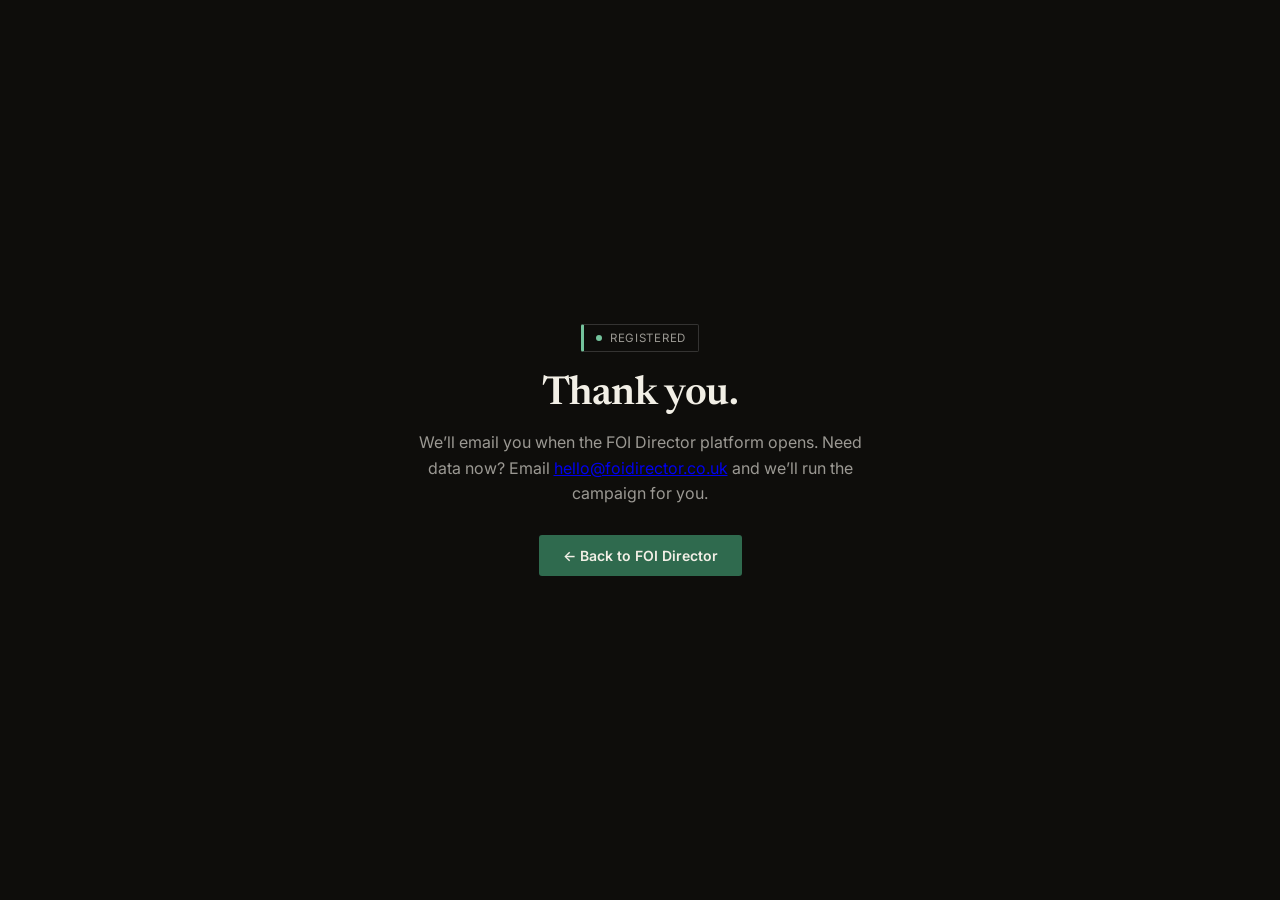
<file: thanks.html>
<!DOCTYPE html>
<html lang="en">
<head>
<meta charset="UTF-8">
<meta name="viewport" content="width=device-width, initial-scale=1.0">
<title>You're on the list: FOI Director</title>
<meta name="robots" content="noindex">
<link rel="preconnect" href="https://fonts.googleapis.com">
<link rel="preconnect" href="https://fonts.gstatic.com" crossorigin>
<link href="https://fonts.googleapis.com/css2?family=Inter:wght@400;500;600&family=Newsreader:opsz,wght@6..72,400;6..72,600&display=swap" rel="stylesheet">
<style>
  :root{
    --bg:#0e0d0b; --text:#f2efe6; --text-soft:rgba(242,239,230,.62);
    --accent:#2f6a4e; --accent-hover:#367a5a; --accent-text:#74c39c; --on-accent:#f2efe6;
    --line:rgba(255,255,255,.16);
    --font-sans:"Inter","Helvetica Neue",Arial,sans-serif;
    --font-serif:"Newsreader",Georgia,serif;
  }
  *{box-sizing:border-box}
  body{margin:0;min-height:100vh;background:var(--bg);color:var(--text);
       font-family:var(--font-sans);-webkit-font-smoothing:antialiased;
       display:flex;align-items:center;justify-content:center;text-align:center;padding:24px}
  .box{max-width:460px}
  .badge{display:inline-flex;align-items:center;gap:8px;font-size:11.5px;letter-spacing:.06em;
         text-transform:uppercase;color:var(--text-soft);border:1px solid var(--line);
         border-left:3px solid var(--accent-text);border-radius:2px;padding:6px 12px;margin-bottom:22px}
  .badge .dot{width:6px;height:6px;border-radius:50%;background:var(--accent-text)}
  h1{font-family:var(--font-serif);font-size:40px;font-weight:600;letter-spacing:-.015em;line-height:1.05;margin:0 0 14px}
  p{font-size:16px;line-height:1.6;color:var(--text-soft);margin:0 0 28px}
  a.btn{display:inline-block;background:var(--accent);color:var(--on-accent);font-weight:600;
        font-size:14px;padding:12px 24px;border-radius:3px;text-decoration:none;transition:background .15s}
  a.btn:hover{background:var(--accent-hover)}
  @media(max-width:600px){h1{font-size:32px}}
</style>
</head>
<body>
  <div class="box">
    <span class="badge"><span class="dot"></span>Registered</span>
    <h1>Thank you.</h1>
    <p>We&rsquo;ll email you when the FOI Director platform opens. Need data now? Email <a href="mailto:hello@foidirector.co.uk">hello@foidirector.co.uk</a> and we&rsquo;ll run the campaign for you.</p>
    <a class="btn" href="index.html">&larr; Back to FOI Director</a>
  </div>
</body>
</html>
</file>
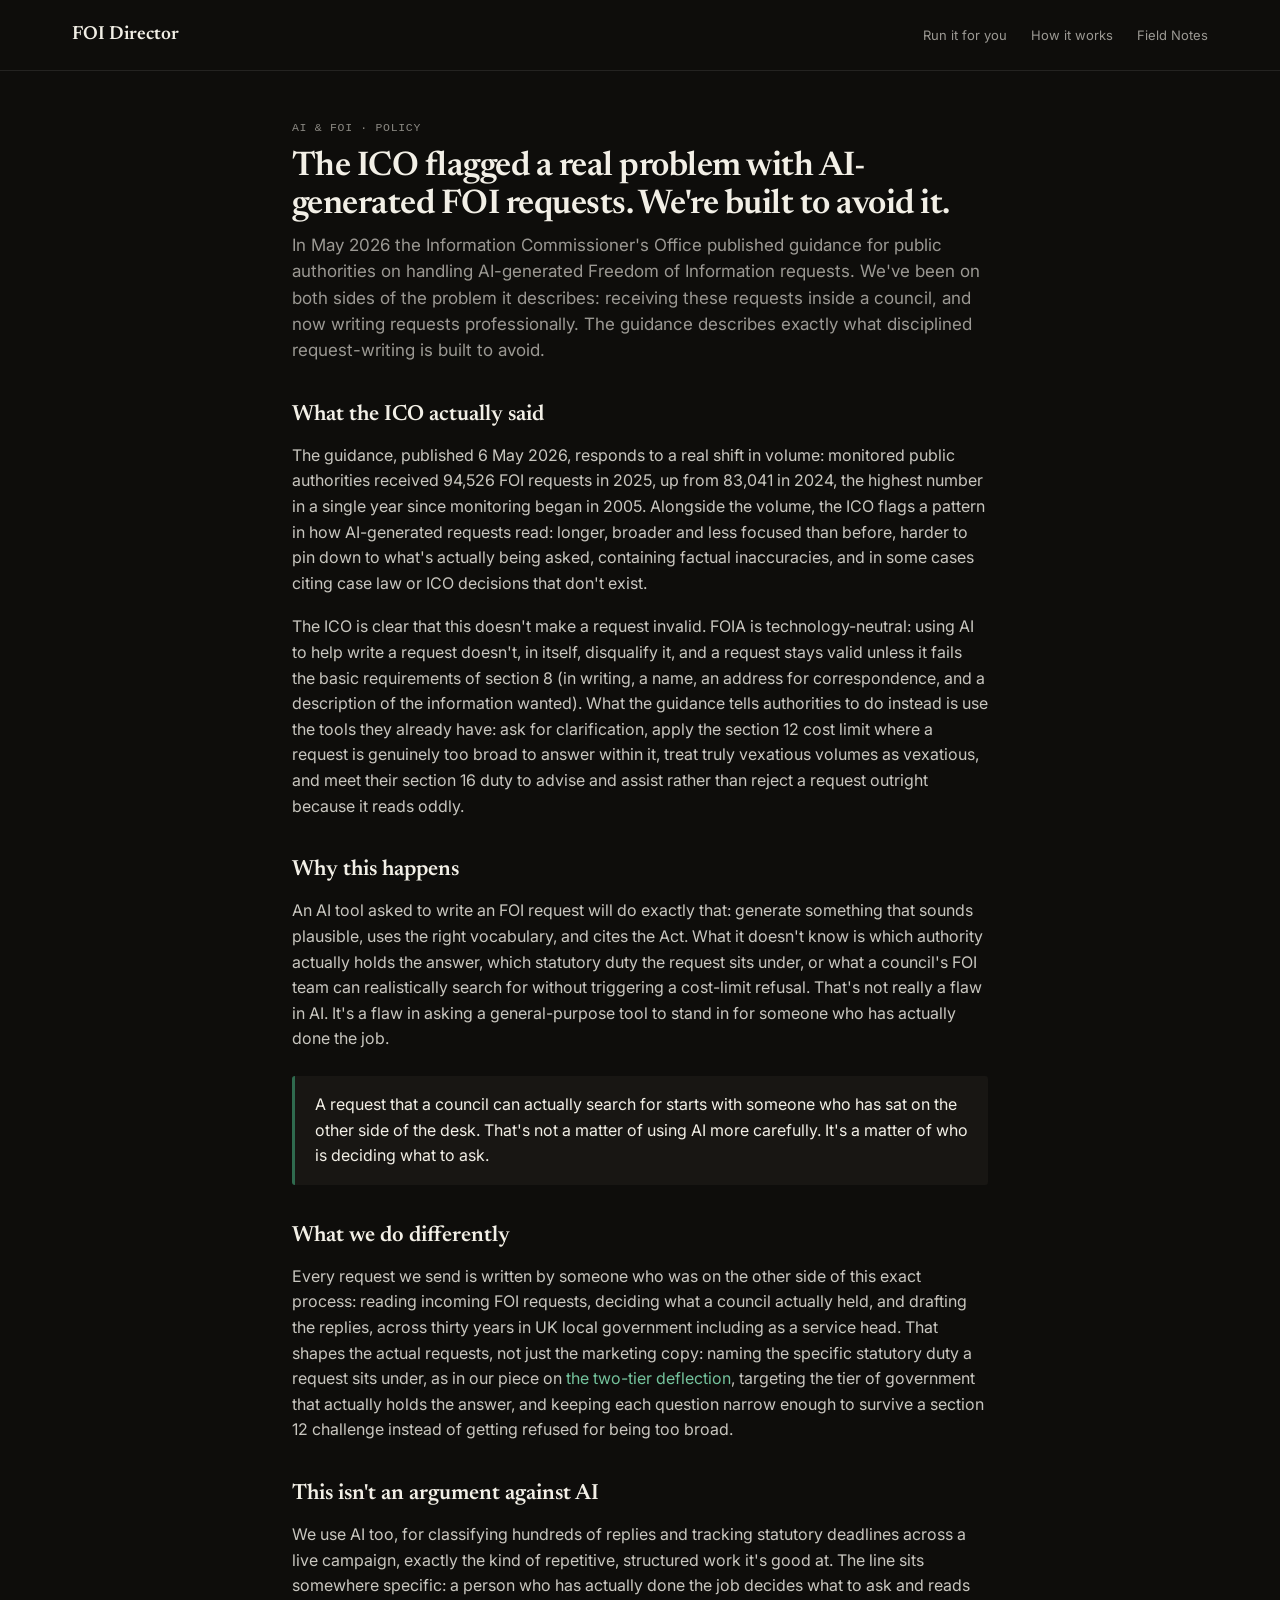
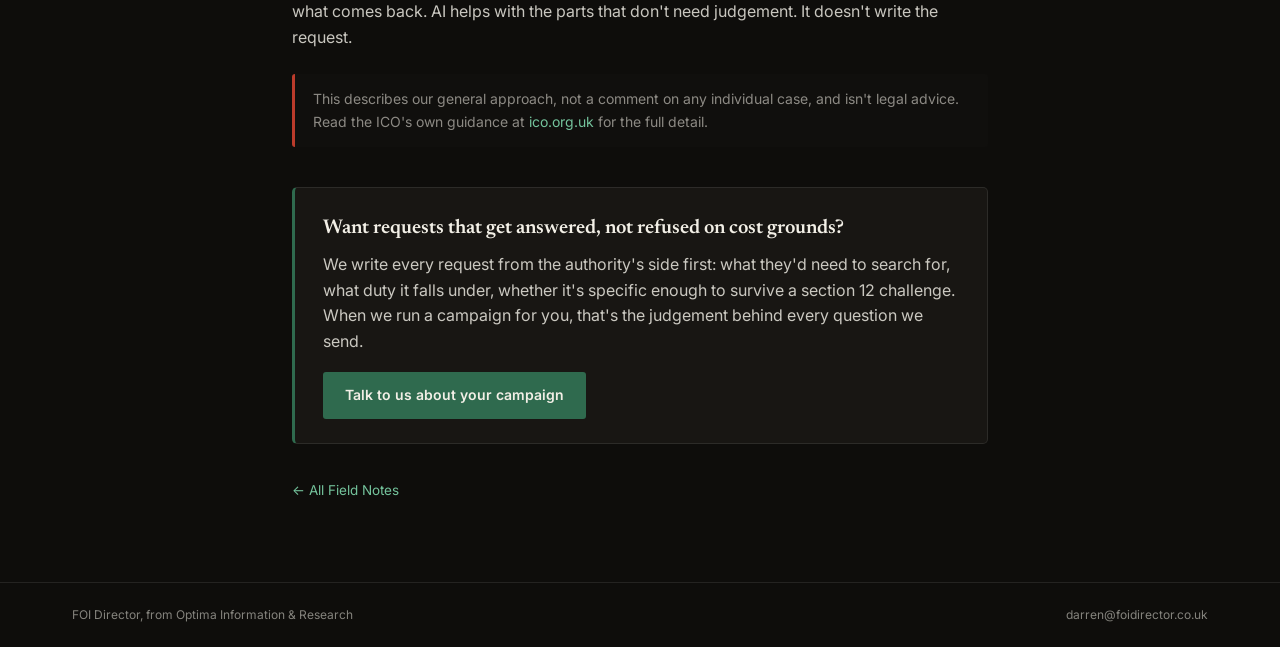
<file: blog/ico-ai-foi-guidance.html>
<!DOCTYPE html>
<html lang="en">
<head>
<meta charset="UTF-8">
<meta name="viewport" content="width=device-width, initial-scale=1.0">
<title>The ICO flagged a real problem with AI-generated FOI requests. We're built to avoid it: FOI Director Field Notes</title>
<meta name="description" content="The ICO's May 2026 guidance on AI-generated FOI requests describes broader, less focused requests with factual errors and invented case law. Why disciplined, insider-written requests are built to avoid exactly that.">
<link rel="canonical" href="https://foidirector.co.uk/blog/ico-ai-foi-guidance">
<link rel="preconnect" href="https://fonts.googleapis.com">
<link rel="preconnect" href="https://fonts.gstatic.com" crossorigin>
<link href="https://fonts.googleapis.com/css2?family=Inter:wght@400;500;600;700&family=Newsreader:opsz,wght@6..72,400;6..72,500;6..72,600&display=swap" rel="stylesheet">
<link rel="stylesheet" href="../css/blog.css">
</head>
<body>

<a href="#main" class="skip-link">Skip to main content</a>

<header class="site">
  <div class="bar">
    <a class="wordmark" href="../index.html" style="color:inherit;text-decoration:none">FOI Director</a>
    <nav>
      <a href="../index.html#service">Run it for you</a>
      <a href="../index.html#how-it-works">How it works</a>
      <a href="index.html">Field Notes</a>
    </nav>
  </div>
</header>

<main class="wrap" id="main">
  <article class="post">
    <div class="meta">AI &amp; FOI &middot; Policy</div>
    <h1>The ICO flagged a real problem with AI-generated FOI requests. We're built to avoid it.</h1>
    <p class="standfirst">In May 2026 the Information Commissioner's Office published guidance for public authorities on handling AI-generated Freedom of Information requests. We've been on both sides of the problem it describes: receiving these requests inside a council, and now writing requests professionally. The guidance describes exactly what disciplined request-writing is built to avoid.</p>

    <h2>What the ICO actually said</h2>
    <p>The guidance, published 6 May 2026, responds to a real shift in volume: monitored public authorities received 94,526 FOI requests in 2025, up from 83,041 in 2024, the highest number in a single year since monitoring began in 2005. Alongside the volume, the ICO flags a pattern in how AI-generated requests read: longer, broader and less focused than before, harder to pin down to what's actually being asked, containing factual inaccuracies, and in some cases citing case law or ICO decisions that don't exist.</p>

    <p>The ICO is clear that this doesn't make a request invalid. FOIA is technology-neutral: using AI to help write a request doesn't, in itself, disqualify it, and a request stays valid unless it fails the basic requirements of section 8 (in writing, a name, an address for correspondence, and a description of the information wanted). What the guidance tells authorities to do instead is use the tools they already have: ask for clarification, apply the section 12 cost limit where a request is genuinely too broad to answer within it, treat truly vexatious volumes as vexatious, and meet their section 16 duty to advise and assist rather than reject a request outright because it reads oddly.</p>

    <h2>Why this happens</h2>
    <p>An AI tool asked to write an FOI request will do exactly that: generate something that sounds plausible, uses the right vocabulary, and cites the Act. What it doesn't know is which authority actually holds the answer, which statutory duty the request sits under, or what a council's FOI team can realistically search for without triggering a cost-limit refusal. That's not really a flaw in AI. It's a flaw in asking a general-purpose tool to stand in for someone who has actually done the job.</p>

    <div class="pull">A request that a council can actually search for starts with someone who has sat on the other side of the desk. That's not a matter of using AI more carefully. It's a matter of who is deciding what to ask.</div>

    <h2>What we do differently</h2>
    <p>Every request we send is written by someone who was on the other side of this exact process: reading incoming FOI requests, deciding what a council actually held, and drafting the replies, across thirty years in UK local government including as a service head. That shapes the actual requests, not just the marketing copy: naming the specific statutory duty a request sits under, as in our piece on <a href="two-tier-deflection.html">the two-tier deflection</a>, targeting the tier of government that actually holds the answer, and keeping each question narrow enough to survive a section 12 challenge instead of getting refused for being too broad.</p>

    <h2>This isn't an argument against AI</h2>
    <p>We use AI too, for classifying hundreds of replies and tracking statutory deadlines across a live campaign, exactly the kind of repetitive, structured work it's good at. The line sits somewhere specific: a person who has actually done the job decides what to ask and reads what comes back. AI helps with the parts that don't need judgement. It doesn't write the request.</p>

    <div class="note">This describes our general approach, not a comment on any individual case, and isn't legal advice. Read the ICO's own guidance at <a href="https://ico.org.uk/for-organisations/foi/freedom-of-information-foi-and-artificial-intelligence/" target="_blank" rel="noopener noreferrer">ico.org.uk</a> for the full detail.</div>

    <div class="cta-box">
      <h3>Want requests that get answered, not refused on cost grounds?</h3>
      <p>We write every request from the authority's side first: what they'd need to search for, what duty it falls under, whether it's specific enough to survive a section 12 challenge. When we run a campaign for you, that's the judgement behind every question we send.</p>
      <a class="btn-primary" href="mailto:darren@foidirector.co.uk?subject=FOI%20campaign%20enquiry">Talk to us about your campaign</a>
    </div>

    <a class="back" href="index.html">&larr; All Field Notes</a>
  </article>
</main>

<footer class="site">
  <div class="bar">
    <span>FOI Director, from Optima Information &amp; Research</span>
    <a href="mailto:darren@foidirector.co.uk">darren@foidirector.co.uk</a>
  </div>
</footer>

</body>
</html>
</file>
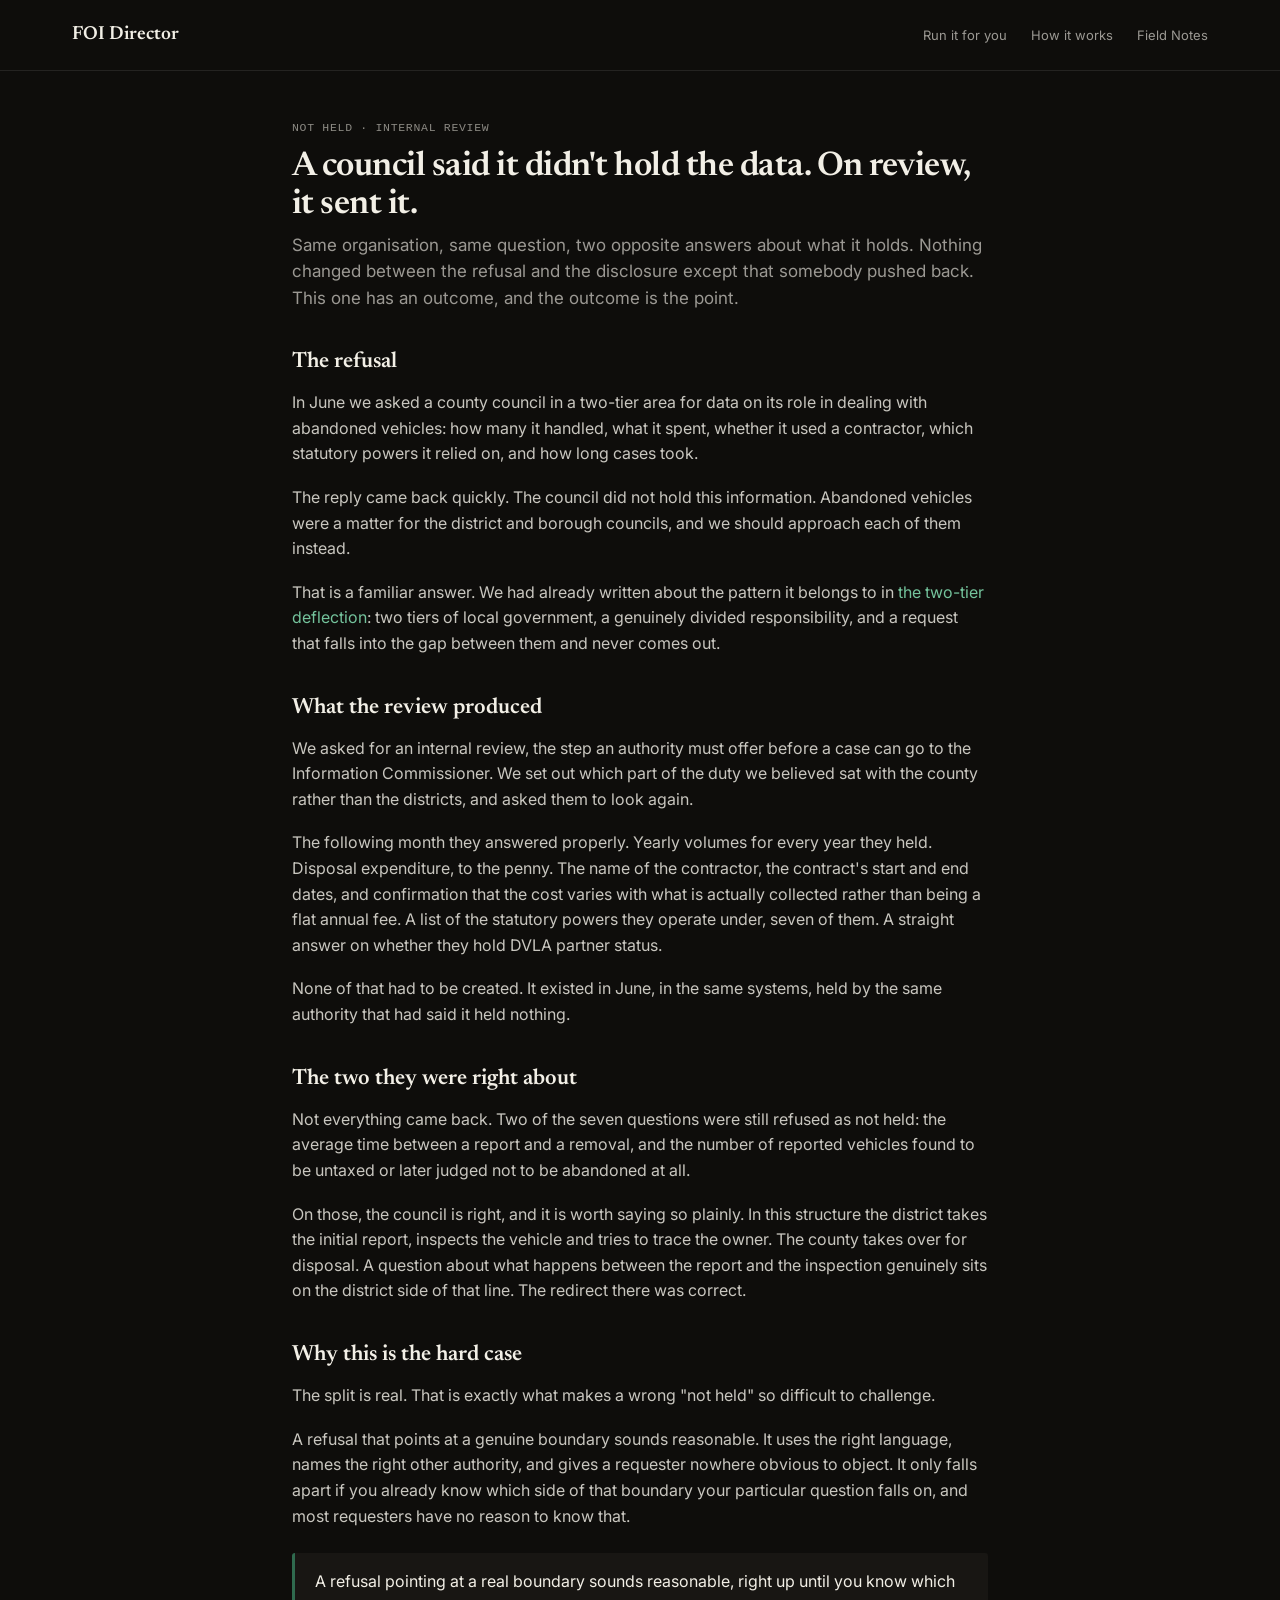
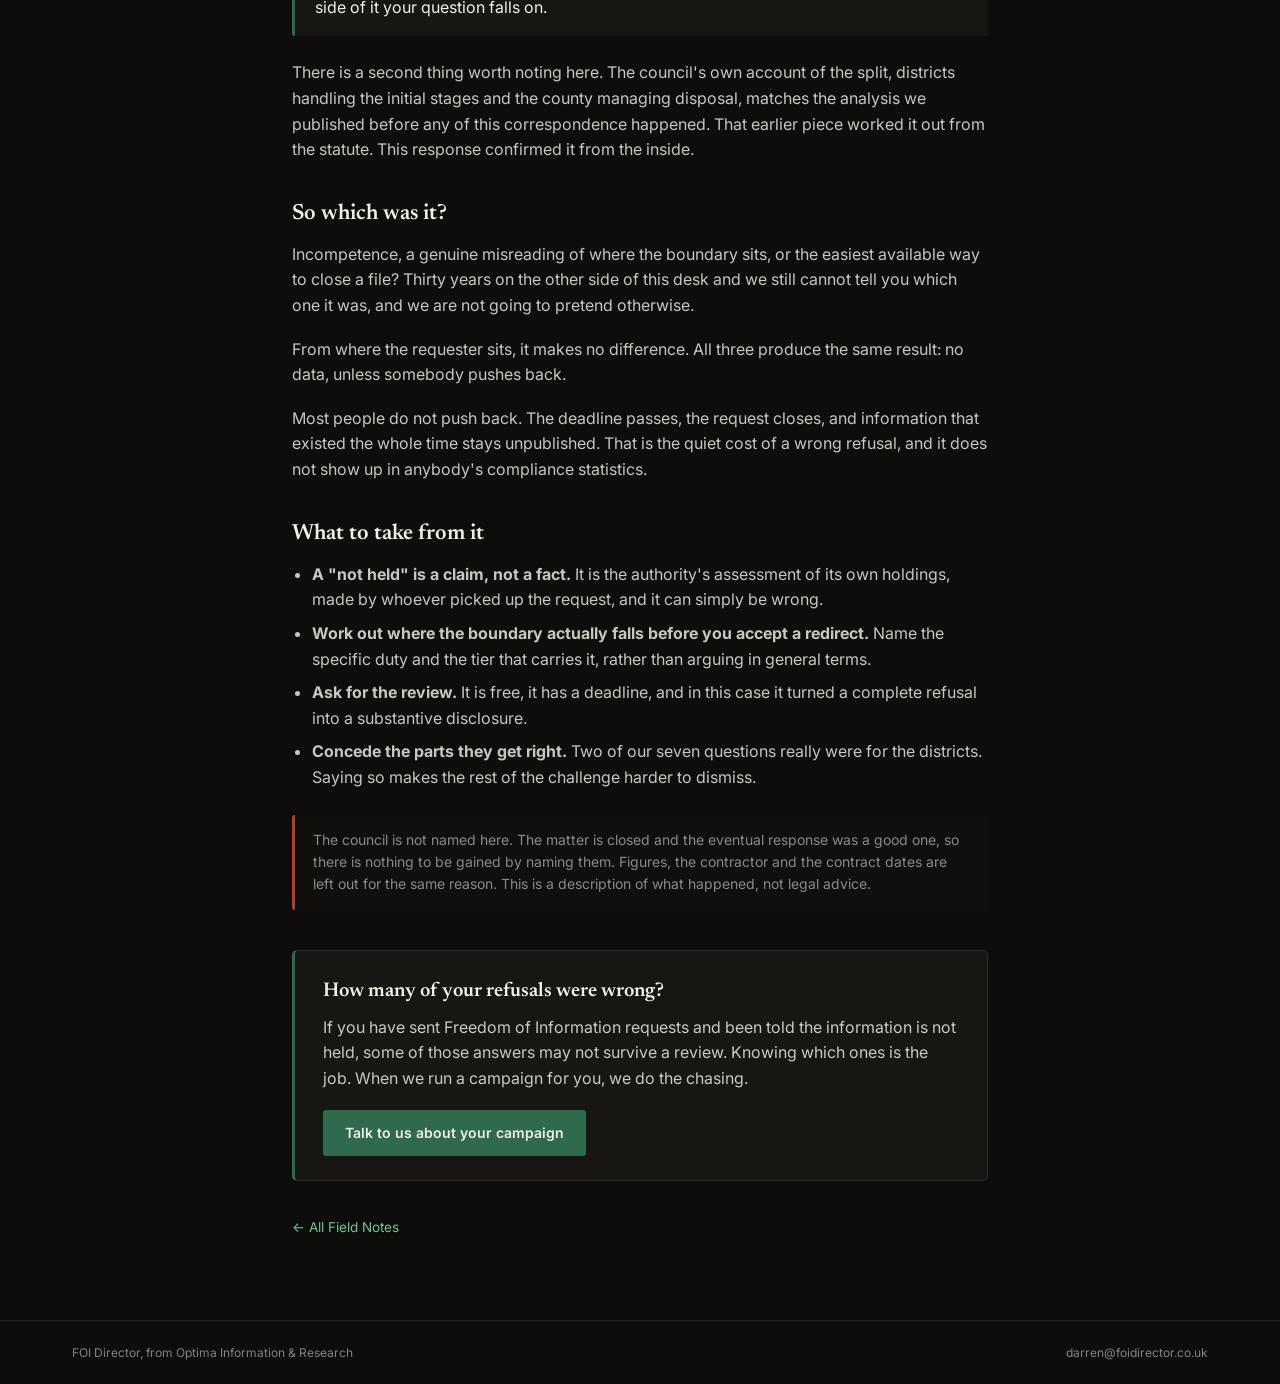
<file: blog/not-held-then-held.html>
<!DOCTYPE html>
<html lang="en">
<head>
<meta charset="UTF-8">
<meta name="viewport" content="width=device-width, initial-scale=1.0">
<title>A council said it didn't hold the data. On review, it sent it: FOI Director Field Notes</title>
<meta name="description" content="A county council refused an abandoned-vehicle FOI request as not held and redirected us to the districts. On internal review it answered in full. What changed was not the information, only that someone pushed back.">
<link rel="canonical" href="https://foidirector.co.uk/blog/not-held-then-held">
<link rel="preconnect" href="https://fonts.googleapis.com">
<link rel="preconnect" href="https://fonts.gstatic.com" crossorigin>
<link href="https://fonts.googleapis.com/css2?family=Inter:wght@400;500;600;700&family=Newsreader:opsz,wght@6..72,400;6..72,500;6..72,600&display=swap" rel="stylesheet">
<link rel="stylesheet" href="../css/blog.css">
</head>
<body>

<a href="#main" class="skip-link">Skip to main content</a>

<header class="site">
  <div class="bar">
    <a class="wordmark" href="../index.html" style="color:inherit;text-decoration:none">FOI Director</a>
    <nav>
      <a href="../index.html#service">Run it for you</a>
      <a href="../index.html#how-it-works">How it works</a>
      <a href="index.html">Field Notes</a>
    </nav>
  </div>
</header>

<main class="wrap" id="main">
  <article class="post">
    <div class="meta">Not held &middot; Internal review</div>
    <h1>A council said it didn't hold the data. On review, it sent it.</h1>
    <p class="standfirst">Same organisation, same question, two opposite answers about what it holds. Nothing changed between the refusal and the disclosure except that somebody pushed back. This one has an outcome, and the outcome is the point.</p>

    <h2>The refusal</h2>
    <p>In June we asked a county council in a two-tier area for data on its role in dealing with abandoned vehicles: how many it handled, what it spent, whether it used a contractor, which statutory powers it relied on, and how long cases took.</p>

    <p>The reply came back quickly. The council did not hold this information. Abandoned vehicles were a matter for the district and borough councils, and we should approach each of them instead.</p>

    <p>That is a familiar answer. We had already written about the pattern it belongs to in <a href="two-tier-deflection.html">the two-tier deflection</a>: two tiers of local government, a genuinely divided responsibility, and a request that falls into the gap between them and never comes out.</p>

    <h2>What the review produced</h2>
    <p>We asked for an internal review, the step an authority must offer before a case can go to the Information Commissioner. We set out which part of the duty we believed sat with the county rather than the districts, and asked them to look again.</p>

    <p>The following month they answered properly. Yearly volumes for every year they held. Disposal expenditure, to the penny. The name of the contractor, the contract's start and end dates, and confirmation that the cost varies with what is actually collected rather than being a flat annual fee. A list of the statutory powers they operate under, seven of them. A straight answer on whether they hold DVLA partner status.</p>

    <p>None of that had to be created. It existed in June, in the same systems, held by the same authority that had said it held nothing.</p>

    <h2>The two they were right about</h2>
    <p>Not everything came back. Two of the seven questions were still refused as not held: the average time between a report and a removal, and the number of reported vehicles found to be untaxed or later judged not to be abandoned at all.</p>

    <p>On those, the council is right, and it is worth saying so plainly. In this structure the district takes the initial report, inspects the vehicle and tries to trace the owner. The county takes over for disposal. A question about what happens between the report and the inspection genuinely sits on the district side of that line. The redirect there was correct.</p>

    <h2>Why this is the hard case</h2>
    <p>The split is real. That is exactly what makes a wrong "not held" so difficult to challenge.</p>

    <p>A refusal that points at a genuine boundary sounds reasonable. It uses the right language, names the right other authority, and gives a requester nowhere obvious to object. It only falls apart if you already know which side of that boundary your particular question falls on, and most requesters have no reason to know that.</p>

    <div class="pull">A refusal pointing at a real boundary sounds reasonable, right up until you know which side of it your question falls on.</div>

    <p>There is a second thing worth noting here. The council's own account of the split, districts handling the initial stages and the county managing disposal, matches the analysis we published before any of this correspondence happened. That earlier piece worked it out from the statute. This response confirmed it from the inside.</p>

    <h2>So which was it?</h2>
    <p>Incompetence, a genuine misreading of where the boundary sits, or the easiest available way to close a file? Thirty years on the other side of this desk and we still cannot tell you which one it was, and we are not going to pretend otherwise.</p>

    <p>From where the requester sits, it makes no difference. All three produce the same result: no data, unless somebody pushes back.</p>

    <p>Most people do not push back. The deadline passes, the request closes, and information that existed the whole time stays unpublished. That is the quiet cost of a wrong refusal, and it does not show up in anybody's compliance statistics.</p>

    <h2>What to take from it</h2>
    <ul>
      <li><strong>A "not held" is a claim, not a fact.</strong> It is the authority's assessment of its own holdings, made by whoever picked up the request, and it can simply be wrong.</li>
      <li><strong>Work out where the boundary actually falls before you accept a redirect.</strong> Name the specific duty and the tier that carries it, rather than arguing in general terms.</li>
      <li><strong>Ask for the review.</strong> It is free, it has a deadline, and in this case it turned a complete refusal into a substantive disclosure.</li>
      <li><strong>Concede the parts they get right.</strong> Two of our seven questions really were for the districts. Saying so makes the rest of the challenge harder to dismiss.</li>
    </ul>

    <div class="note">The council is not named here. The matter is closed and the eventual response was a good one, so there is nothing to be gained by naming them. Figures, the contractor and the contract dates are left out for the same reason. This is a description of what happened, not legal advice.</div>

    <div class="cta-box">
      <h3>How many of your refusals were wrong?</h3>
      <p>If you have sent Freedom of Information requests and been told the information is not held, some of those answers may not survive a review. Knowing which ones is the job. When we run a campaign for you, we do the chasing.</p>
      <a class="btn-primary" href="mailto:darren@foidirector.co.uk?subject=FOI%20campaign%20enquiry">Talk to us about your campaign</a>
    </div>

    <a class="back" href="index.html">&larr; All Field Notes</a>
  </article>
</main>

<footer class="site">
  <div class="bar">
    <span>FOI Director, from Optima Information &amp; Research</span>
    <a href="mailto:darren@foidirector.co.uk">darren@foidirector.co.uk</a>
  </div>
</footer>

</body>
</html>
</file>
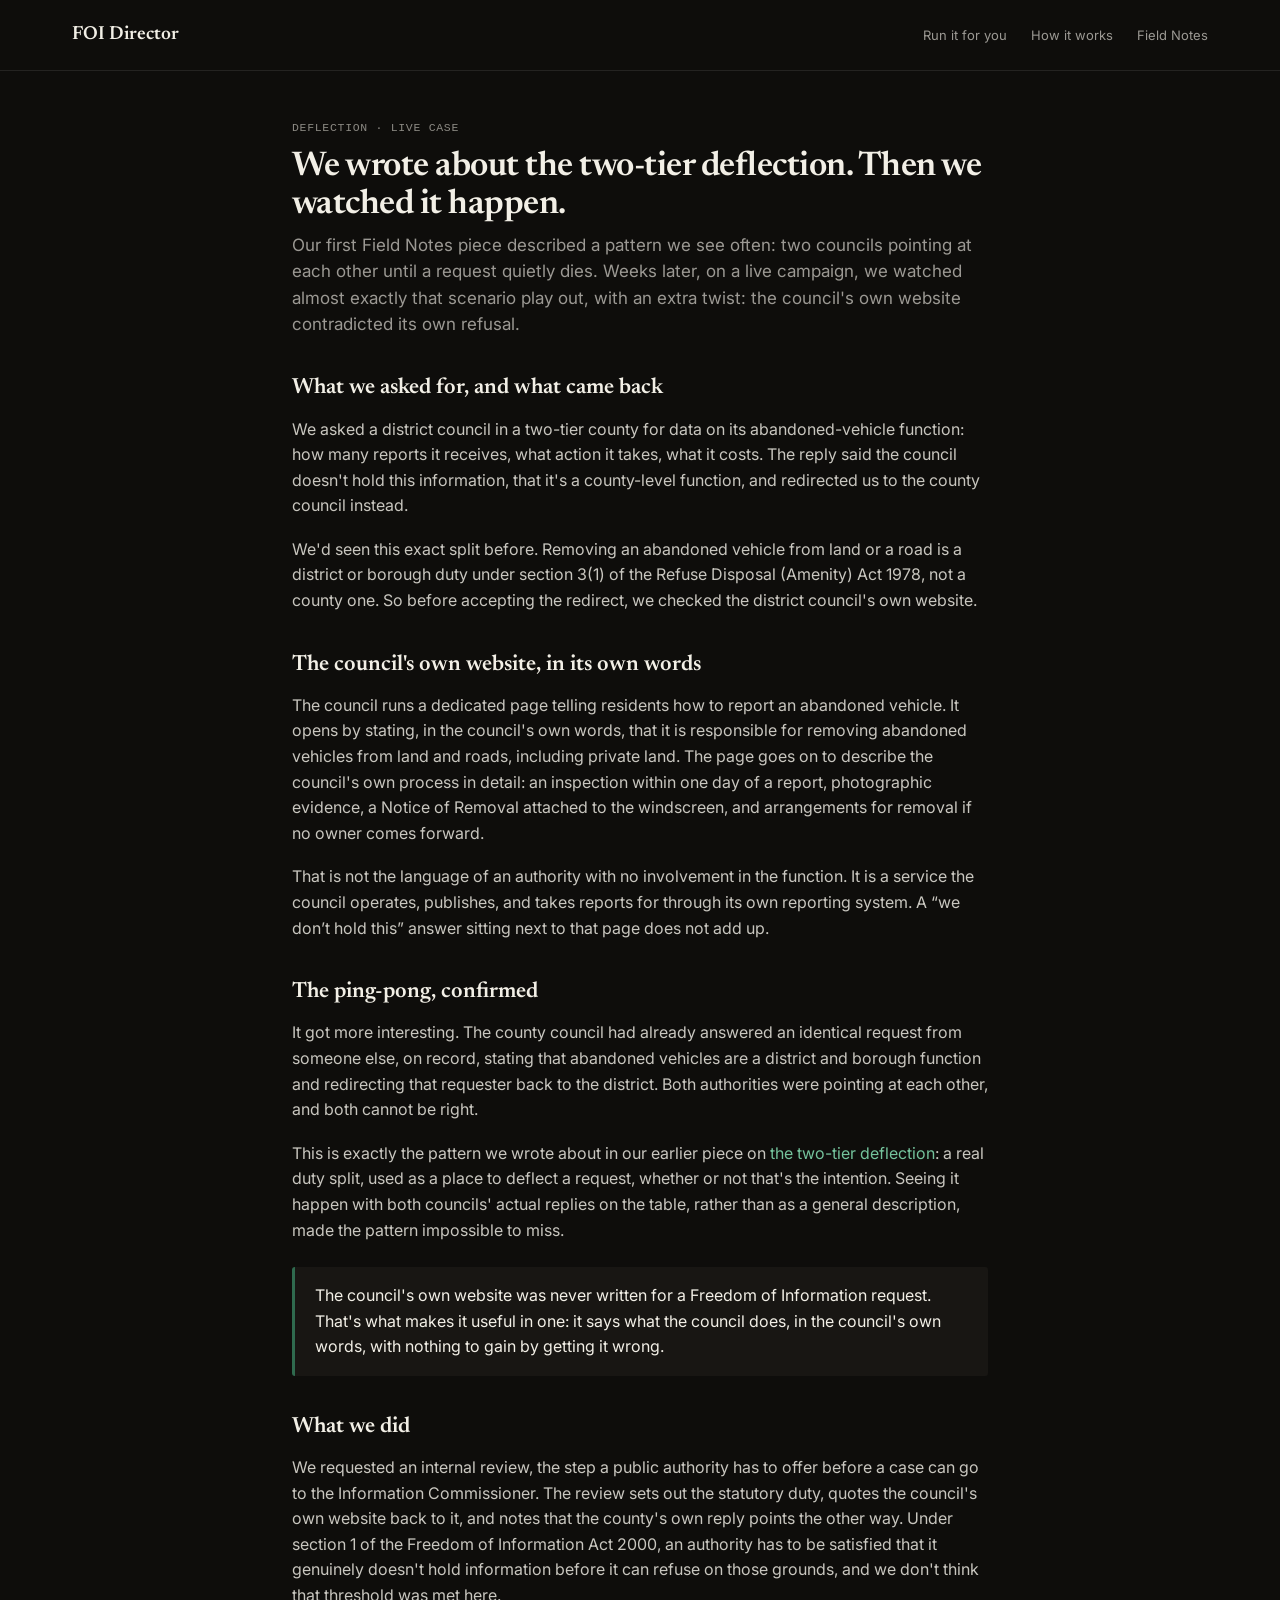
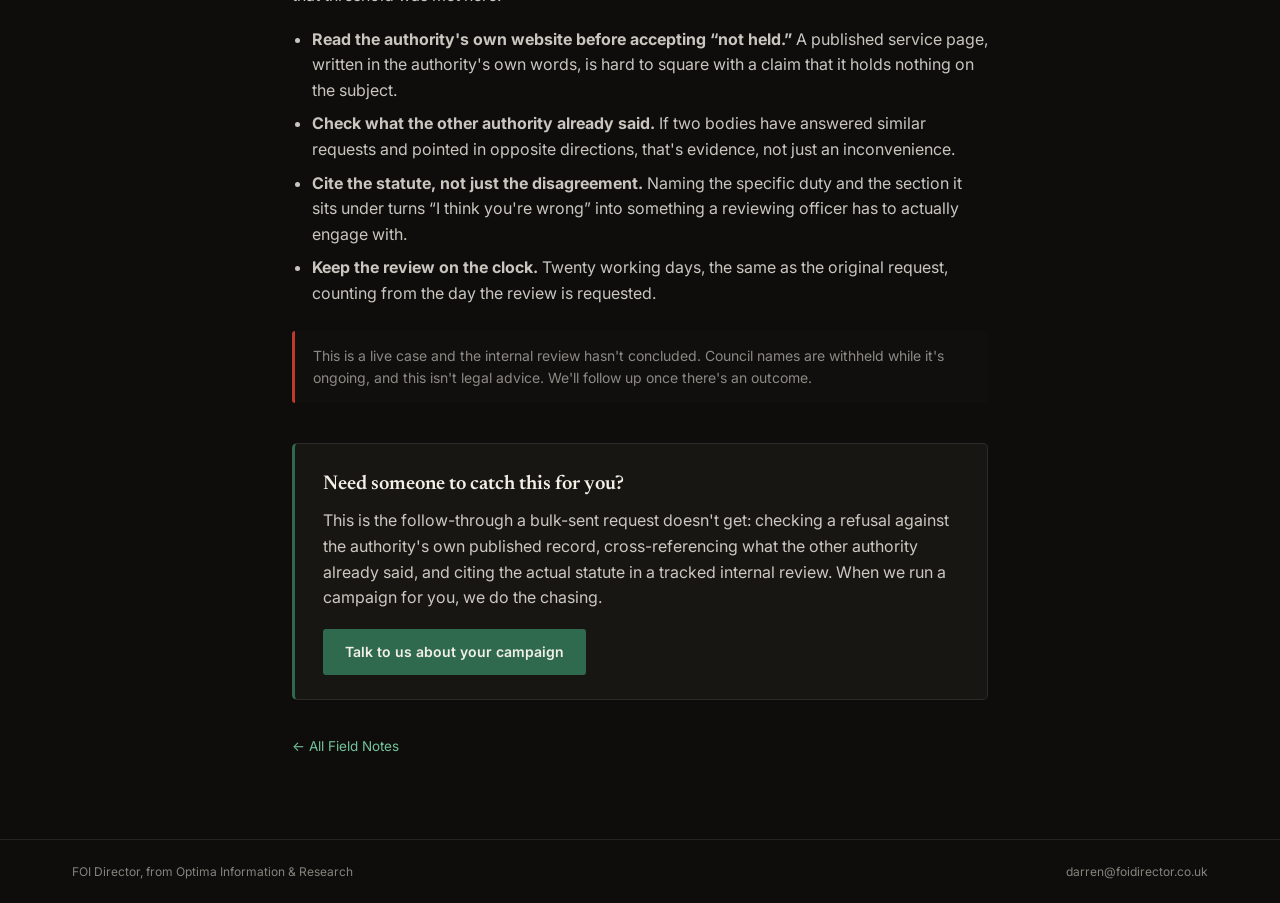
<file: blog/two-tier-deflection-in-the-act.html>
<!DOCTYPE html>
<html lang="en">
<head>
<meta charset="UTF-8">
<meta name="viewport" content="width=device-width, initial-scale=1.0">
<title>We wrote about the two-tier deflection. Then we watched it happen: FOI Director Field Notes</title>
<meta name="description" content="A live case from an FOI Director campaign: a council said it doesn't hold abandoned-vehicle data because it's a county function, while its own website describes exactly that service. Here's what we did next.">
<link rel="canonical" href="https://foidirector.co.uk/blog/two-tier-deflection-in-the-act">
<link rel="preconnect" href="https://fonts.googleapis.com">
<link rel="preconnect" href="https://fonts.gstatic.com" crossorigin>
<link href="https://fonts.googleapis.com/css2?family=Inter:wght@400;500;600;700&family=Newsreader:opsz,wght@6..72,400;6..72,500;6..72,600&display=swap" rel="stylesheet">
<link rel="stylesheet" href="../css/blog.css">
</head>
<body>

<a href="#main" class="skip-link">Skip to main content</a>

<header class="site">
  <div class="bar">
    <a class="wordmark" href="../index.html" style="color:inherit;text-decoration:none">FOI Director</a>
    <nav>
      <a href="../index.html#service">Run it for you</a>
      <a href="../index.html#how-it-works">How it works</a>
      <a href="index.html">Field Notes</a>
    </nav>
  </div>
</header>

<main class="wrap" id="main">
  <article class="post">
    <div class="meta">Deflection &middot; Live case</div>
    <h1>We wrote about the two-tier deflection. Then we watched it happen.</h1>
    <p class="standfirst">Our first Field Notes piece described a pattern we see often: two councils pointing at each other until a request quietly dies. Weeks later, on a live campaign, we watched almost exactly that scenario play out, with an extra twist: the council's own website contradicted its own refusal.</p>

    <h2>What we asked for, and what came back</h2>
    <p>We asked a district council in a two-tier county for data on its abandoned-vehicle function: how many reports it receives, what action it takes, what it costs. The reply said the council doesn't hold this information, that it's a county-level function, and redirected us to the county council instead.</p>

    <p>We'd seen this exact split before. Removing an abandoned vehicle from land or a road is a district or borough duty under section 3(1) of the Refuse Disposal (Amenity) Act 1978, not a county one. So before accepting the redirect, we checked the district council's own website.</p>

    <h2>The council's own website, in its own words</h2>
    <p>The council runs a dedicated page telling residents how to report an abandoned vehicle. It opens by stating, in the council's own words, that it is responsible for removing abandoned vehicles from land and roads, including private land. The page goes on to describe the council's own process in detail: an inspection within one day of a report, photographic evidence, a Notice of Removal attached to the windscreen, and arrangements for removal if no owner comes forward.</p>

    <p>That is not the language of an authority with no involvement in the function. It is a service the council operates, publishes, and takes reports for through its own reporting system. A &ldquo;we don&rsquo;t hold this&rdquo; answer sitting next to that page does not add up.</p>

    <h2>The ping-pong, confirmed</h2>
    <p>It got more interesting. The county council had already answered an identical request from someone else, on record, stating that abandoned vehicles are a district and borough function and redirecting that requester back to the district. Both authorities were pointing at each other, and both cannot be right.</p>

    <p>This is exactly the pattern we wrote about in our earlier piece on <a href="two-tier-deflection.html">the two-tier deflection</a>: a real duty split, used as a place to deflect a request, whether or not that's the intention. Seeing it happen with both councils' actual replies on the table, rather than as a general description, made the pattern impossible to miss.</p>

    <div class="pull">The council's own website was never written for a Freedom of Information request. That's what makes it useful in one: it says what the council does, in the council's own words, with nothing to gain by getting it wrong.</div>

    <h2>What we did</h2>
    <p>We requested an internal review, the step a public authority has to offer before a case can go to the Information Commissioner. The review sets out the statutory duty, quotes the council's own website back to it, and notes that the county's own reply points the other way. Under section 1 of the Freedom of Information Act 2000, an authority has to be satisfied that it genuinely doesn't hold information before it can refuse on those grounds, and we don't think that threshold was met here.</p>

    <ul>
      <li><strong>Read the authority's own website before accepting &ldquo;not held.&rdquo;</strong> A published service page, written in the authority's own words, is hard to square with a claim that it holds nothing on the subject.</li>
      <li><strong>Check what the other authority already said.</strong> If two bodies have answered similar requests and pointed in opposite directions, that's evidence, not just an inconvenience.</li>
      <li><strong>Cite the statute, not just the disagreement.</strong> Naming the specific duty and the section it sits under turns &ldquo;I think you're wrong&rdquo; into something a reviewing officer has to actually engage with.</li>
      <li><strong>Keep the review on the clock.</strong> Twenty working days, the same as the original request, counting from the day the review is requested.</li>
    </ul>

    <div class="note">This is a live case and the internal review hasn't concluded. Council names are withheld while it's ongoing, and this isn't legal advice. We'll follow up once there's an outcome.</div>

    <div class="cta-box">
      <h3>Need someone to catch this for you?</h3>
      <p>This is the follow-through a bulk-sent request doesn't get: checking a refusal against the authority's own published record, cross-referencing what the other authority already said, and citing the actual statute in a tracked internal review. When we run a campaign for you, we do the chasing.</p>
      <a class="btn-primary" href="mailto:darren@foidirector.co.uk?subject=FOI%20campaign%20enquiry">Talk to us about your campaign</a>
    </div>

    <a class="back" href="index.html">&larr; All Field Notes</a>
  </article>
</main>

<footer class="site">
  <div class="bar">
    <span>FOI Director, from Optima Information &amp; Research</span>
    <a href="mailto:darren@foidirector.co.uk">darren@foidirector.co.uk</a>
  </div>
</footer>

</body>
</html>
</file>
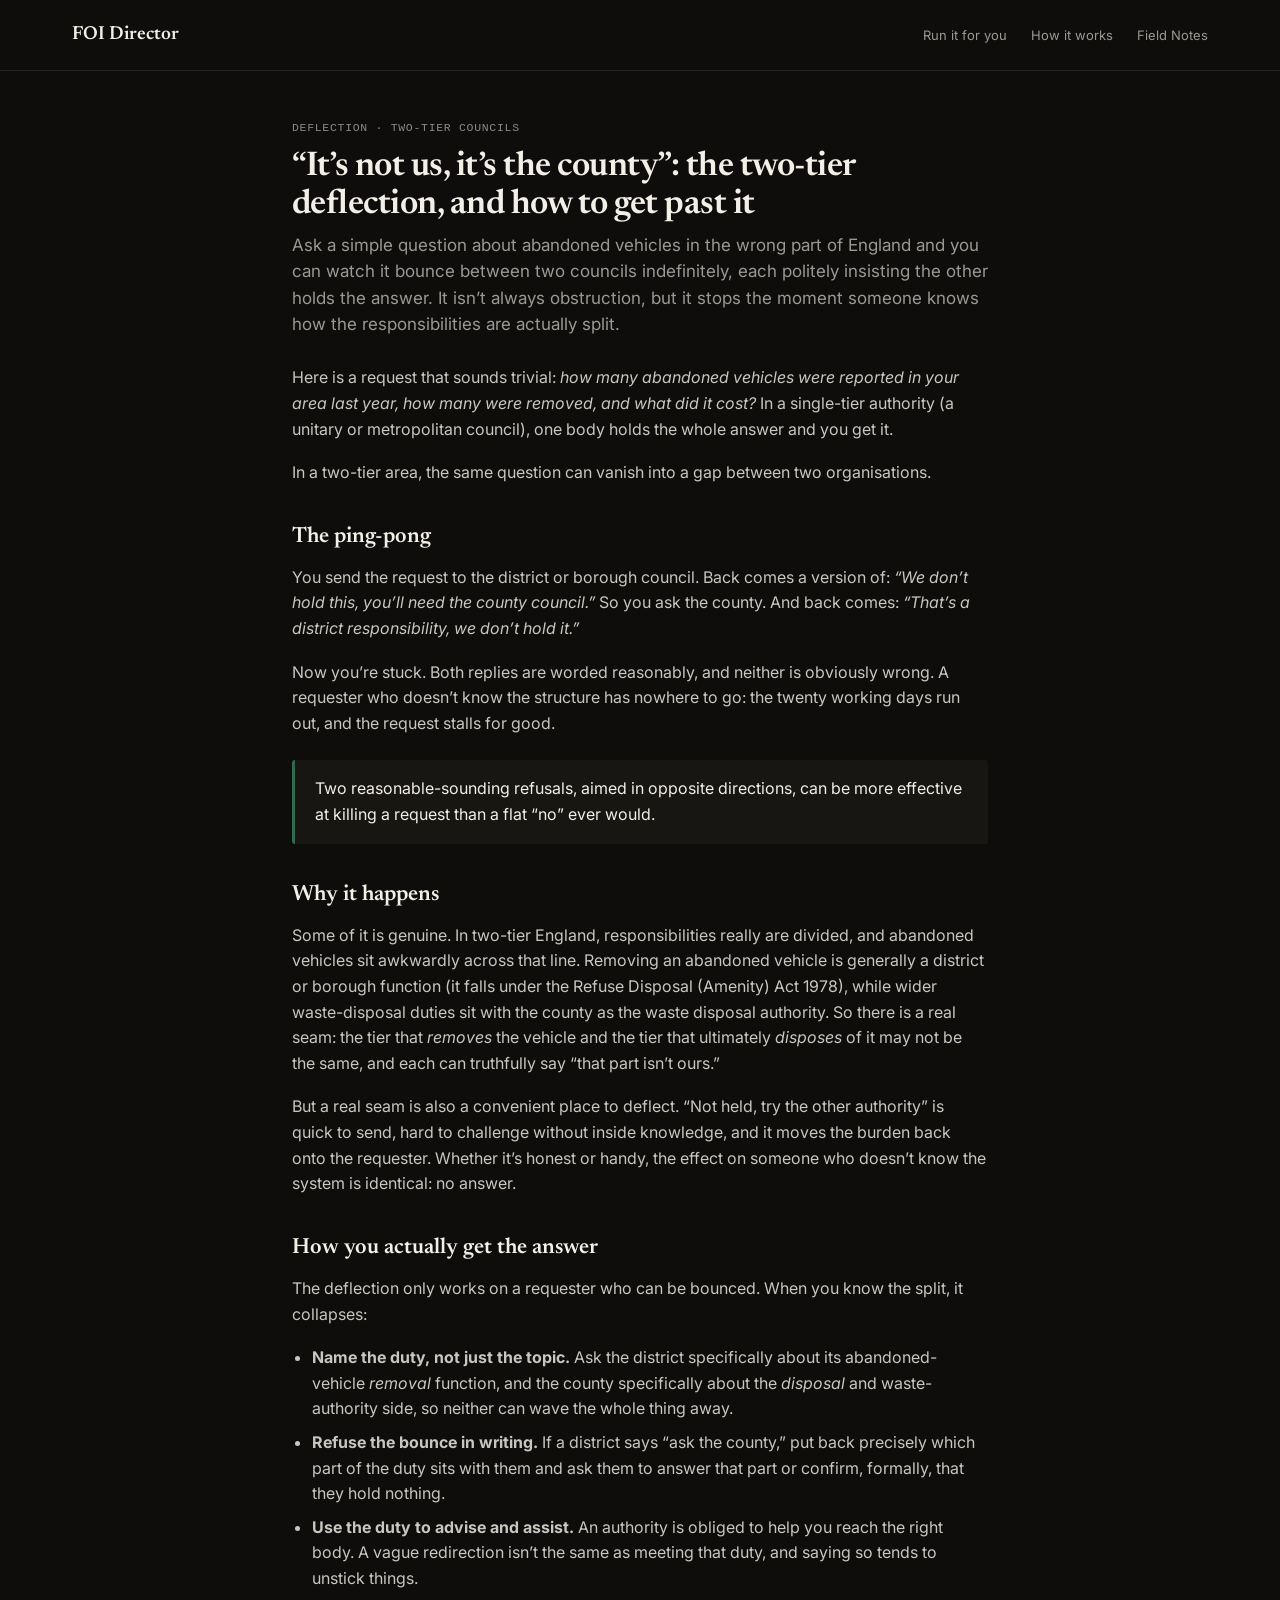
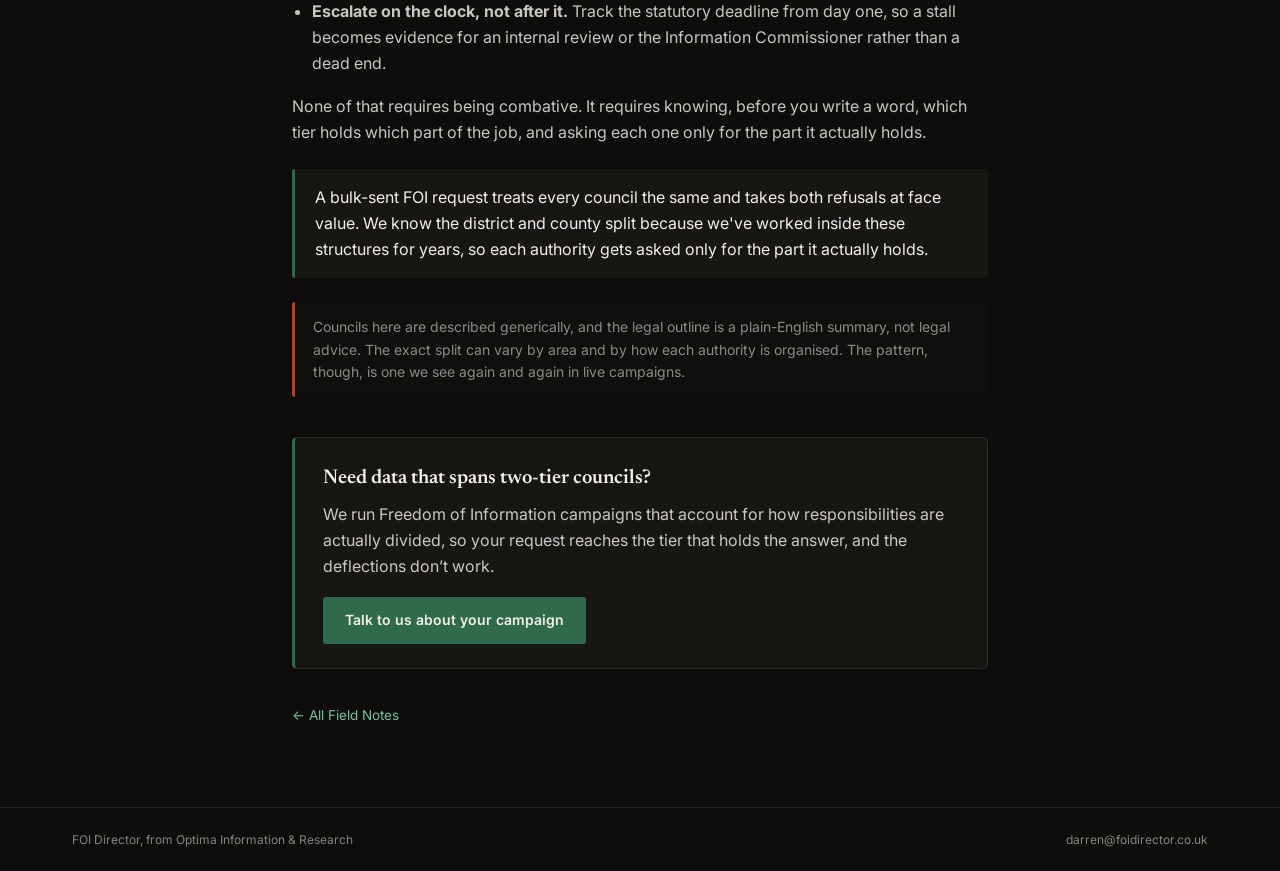
<file: blog/two-tier-deflection.html>
<!DOCTYPE html>
<html lang="en">
<head>
<meta charset="UTF-8">
<meta name="viewport" content="width=device-width, initial-scale=1.0">
<title>The two-tier deflection, and how to get past it: FOI Director Field Notes</title>
<meta name="description" content="In two-tier England, an abandoned-vehicle FOI request can bounce between district and county councils indefinitely, each claiming the other holds the information. Why it happens, and how to get a straight answer.">
<link rel="canonical" href="https://foidirector.co.uk/blog/two-tier-deflection">
<link rel="preconnect" href="https://fonts.googleapis.com">
<link rel="preconnect" href="https://fonts.gstatic.com" crossorigin>
<link href="https://fonts.googleapis.com/css2?family=Inter:wght@400;500;600;700&family=Newsreader:opsz,wght@6..72,400;6..72,500;6..72,600&display=swap" rel="stylesheet">
<link rel="stylesheet" href="../css/blog.css">
</head>
<body>

<a href="#main" class="skip-link">Skip to main content</a>

<header class="site">
  <div class="bar">
    <a class="wordmark" href="../index.html" style="color:inherit;text-decoration:none">FOI Director</a>
    <nav>
      <a href="../index.html#service">Run it for you</a>
      <a href="../index.html#how-it-works">How it works</a>
      <a href="index.html">Field Notes</a>
    </nav>
  </div>
</header>

<main class="wrap" id="main">
  <article class="post">
    <div class="meta">Deflection &middot; Two-tier councils</div>
    <h1>&ldquo;It&rsquo;s not us, it&rsquo;s the county&rdquo;: the two-tier deflection, and how to get past it</h1>
    <p class="standfirst">Ask a simple question about abandoned vehicles in the wrong part of England and you can watch it bounce between two councils indefinitely, each politely insisting the other holds the answer. It isn&rsquo;t always obstruction, but it stops the moment someone knows how the responsibilities are actually split.</p>

    <p>Here is a request that sounds trivial: <em>how many abandoned vehicles were reported in your area last year, how many were removed, and what did it cost?</em> In a single-tier authority (a unitary or metropolitan council), one body holds the whole answer and you get it.</p>

    <p>In a two-tier area, the same question can vanish into a gap between two organisations.</p>

    <h2>The ping-pong</h2>
    <p>You send the request to the district or borough council. Back comes a version of: <em>&ldquo;We don&rsquo;t hold this, you&rsquo;ll need the county council.&rdquo;</em> So you ask the county. And back comes: <em>&ldquo;That&rsquo;s a district responsibility, we don&rsquo;t hold it.&rdquo;</em></p>

    <p>Now you&rsquo;re stuck. Both replies are worded reasonably, and neither is obviously wrong. A requester who doesn&rsquo;t know the structure has nowhere to go: the twenty working days run out, and the request stalls for good.</p>

    <div class="pull">Two reasonable-sounding refusals, aimed in opposite directions, can be more effective at killing a request than a flat &ldquo;no&rdquo; ever would.</div>

    <h2>Why it happens</h2>
    <p>Some of it is genuine. In two-tier England, responsibilities really are divided, and abandoned vehicles sit awkwardly across that line. Removing an abandoned vehicle is generally a district or borough function (it falls under the Refuse Disposal (Amenity) Act 1978), while wider waste-disposal duties sit with the county as the waste disposal authority. So there is a real seam: the tier that <em>removes</em> the vehicle and the tier that ultimately <em>disposes</em> of it may not be the same, and each can truthfully say &ldquo;that part isn&rsquo;t ours.&rdquo;</p>

    <p>But a real seam is also a convenient place to deflect. &ldquo;Not held, try the other authority&rdquo; is quick to send, hard to challenge without inside knowledge, and it moves the burden back onto the requester. Whether it&rsquo;s honest or handy, the effect on someone who doesn&rsquo;t know the system is identical: no answer.</p>

    <h2>How you actually get the answer</h2>
    <p>The deflection only works on a requester who can be bounced. When you know the split, it collapses:</p>
    <ul>
      <li><strong>Name the duty, not just the topic.</strong> Ask the district specifically about its abandoned-vehicle <em>removal</em> function, and the county specifically about the <em>disposal</em> and waste-authority side, so neither can wave the whole thing away.</li>
      <li><strong>Refuse the bounce in writing.</strong> If a district says &ldquo;ask the county,&rdquo; put back precisely which part of the duty sits with them and ask them to answer that part or confirm, formally, that they hold nothing.</li>
      <li><strong>Use the duty to advise and assist.</strong> An authority is obliged to help you reach the right body. A vague redirection isn&rsquo;t the same as meeting that duty, and saying so tends to unstick things.</li>
      <li><strong>Escalate on the clock, not after it.</strong> Track the statutory deadline from day one, so a stall becomes evidence for an internal review or the Information Commissioner rather than a dead end.</li>
    </ul>

    <p>None of that requires being combative. It requires knowing, before you write a word, which tier holds which part of the job, and asking each one only for the part it actually holds.</p>

    <div class="pull">A bulk-sent FOI request treats every council the same and takes both refusals at face value. We know the district and county split because we've worked inside these structures for years, so each authority gets asked only for the part it actually holds.</div>

    <div class="note">Councils here are described generically, and the legal outline is a plain-English summary, not legal advice. The exact split can vary by area and by how each authority is organised. The pattern, though, is one we see again and again in live campaigns.</div>

    <div class="cta-box">
      <h3>Need data that spans two-tier councils?</h3>
      <p>We run Freedom of Information campaigns that account for how responsibilities are actually divided, so your request reaches the tier that holds the answer, and the deflections don&rsquo;t work.</p>
      <a class="btn-primary" href="mailto:darren@foidirector.co.uk?subject=FOI%20campaign%20enquiry">Talk to us about your campaign</a>
    </div>

    <a class="back" href="index.html">&larr; All Field Notes</a>
  </article>
</main>

<footer class="site">
  <div class="bar">
    <span>FOI Director, from Optima Information &amp; Research</span>
    <a href="mailto:darren@foidirector.co.uk">darren@foidirector.co.uk</a>
  </div>
</footer>

</body>
</html>
</file>
<file: css/blog.css>
/* blog.css: Field Notes section. Shares the homepage palette (editorial). */
:root{
  --bg:#0e0d0b; --card:#181613; --card-inner:#100f0d;
  --line:rgba(255,255,255,.09); --line-strong:rgba(255,255,255,.16);
  --cream:#e8e3d0; --cream-line:#cdc7b2; --on-cream:#171512;
  --accent:#2f6a4e; --accent-hover:#367a5a; --accent-text:#74c39c; --on-accent:#f2efe6;
  --alert:#bb3b2b;
  --text:#f2efe6; --text-soft:rgba(242,239,230,.62); --text-dim:rgba(242,239,230,.55); --text-faint:rgba(242,239,230,.52);
  --font-sans:"Inter","Helvetica Neue",Arial,sans-serif;
  --font-serif:"Newsreader",Georgia,serif;
  --font-mono:ui-monospace,Menlo,monospace;
  --r-sm:2px; --r-md:3px; --r-lg:5px;
}
*{box-sizing:border-box}
html{scroll-behavior:smooth}
body{margin:0;background:var(--bg);color:var(--text);font-family:var(--font-sans);-webkit-font-smoothing:antialiased;line-height:1.6}
.skip-link{position:absolute;left:-9999px;top:0;background:var(--accent);color:var(--on-accent);padding:10px 18px;border-radius:var(--r-md);z-index:100;font-size:14px;font-weight:600;text-decoration:none}
.skip-link:focus{left:12px;top:12px}
.wrap{max-width:760px;margin:0 auto;padding:0 32px}
a{color:var(--accent-text);text-decoration:none}
a:hover{text-decoration:underline}

/* header/nav (matches homepage) */
header.site{border-bottom:1px solid var(--line)}
header.site .bar{max-width:1200px;margin:0 auto;padding:20px 32px;display:flex;align-items:center;justify-content:space-between;flex-wrap:wrap;gap:12px}
.wordmark{font-family:var(--font-serif);font-size:19px;font-weight:600;color:var(--text)}
header.site nav{display:flex;gap:24px;font-size:13px}
header.site nav a{color:var(--text-soft)}
header.site nav a:hover{color:var(--text);text-decoration:none}

/* index */
.blog-head{padding:56px 0 8px}
.blog-head .kicker{font-family:var(--font-mono);font-size:11.5px;letter-spacing:.12em;text-transform:uppercase;color:var(--accent-text)}
.blog-head h1{font-family:var(--font-serif);font-size:40px;font-weight:600;letter-spacing:-.015em;margin:8px 0 10px}
.blog-head p{color:var(--text-soft);font-size:15px;margin:0}
.post-list{padding:28px 0 72px;display:flex;flex-direction:column}
.post-card{border-top:1px solid var(--line);padding:26px 0;display:block}
.post-card:last-child{border-bottom:1px solid var(--line)}
.post-card .meta{font-family:var(--font-mono);font-size:11.5px;letter-spacing:.06em;text-transform:uppercase;color:var(--text-dim)}
.post-card h2{font-family:var(--font-serif);font-size:24px;font-weight:600;letter-spacing:-.01em;margin:8px 0 8px;color:var(--text)}
.post-card p{color:var(--text-dim);font-size:14.5px;margin:0}
.post-card:hover h2{color:var(--accent-text)}

/* article */
article.post{padding:48px 0 40px}
article.post .meta{font-family:var(--font-mono);font-size:11.5px;letter-spacing:.06em;text-transform:uppercase;color:var(--text-dim)}
article.post h1{font-family:var(--font-serif);font-size:34px;line-height:1.12;font-weight:600;letter-spacing:-.015em;margin:10px 0 8px}
article.post .standfirst{font-size:17px;color:var(--text-soft);line-height:1.55;margin:0 0 28px}
article.post h2{font-family:var(--font-serif);font-size:22px;font-weight:600;margin:34px 0 10px}
article.post p{font-size:16px;color:rgba(242,239,230,.82);margin:0 0 18px}
article.post ul{font-size:16px;color:rgba(242,239,230,.82);padding-left:20px;margin:0 0 18px}
article.post li{margin-bottom:8px}
article.post .pull{border-left:3px solid var(--accent);background:var(--card);padding:16px 20px;border-radius:var(--r-md);margin:24px 0;font-size:16px;color:var(--text)}
article.post .note{border-left:3px solid var(--alert);background:var(--card-inner);padding:14px 18px;border-radius:var(--r-md);margin:24px 0;font-size:14px;color:var(--text-dim)}
.cta-box{border:1px solid var(--line);border-left:3px solid var(--accent);border-radius:var(--r-lg);background:var(--card);padding:24px 28px;margin:40px 0 0}
.cta-box h3{font-family:var(--font-serif);font-size:20px;font-weight:600;margin:0 0 8px}
.cta-box p{font-size:15px;color:var(--text-soft);margin:0 0 16px}
.btn-primary{display:inline-block;background:var(--accent);color:var(--on-accent);font-weight:600;font-size:14px;padding:12px 22px;border-radius:var(--r-md)}
.btn-primary:hover{background:var(--accent-hover);text-decoration:none}
.back{display:inline-block;margin:36px 0 0;font-size:13.5px}

footer.site{border-top:1px solid var(--line);margin-top:40px}
footer.site .bar{max-width:1200px;margin:0 auto;padding:22px 32px;display:flex;justify-content:space-between;flex-wrap:wrap;gap:12px;font-size:12px;color:var(--text-faint)}
footer.site a{color:var(--text-faint)}
@media(max-width:600px){.blog-head h1{font-size:32px}article.post h1{font-size:28px}}
</file>
